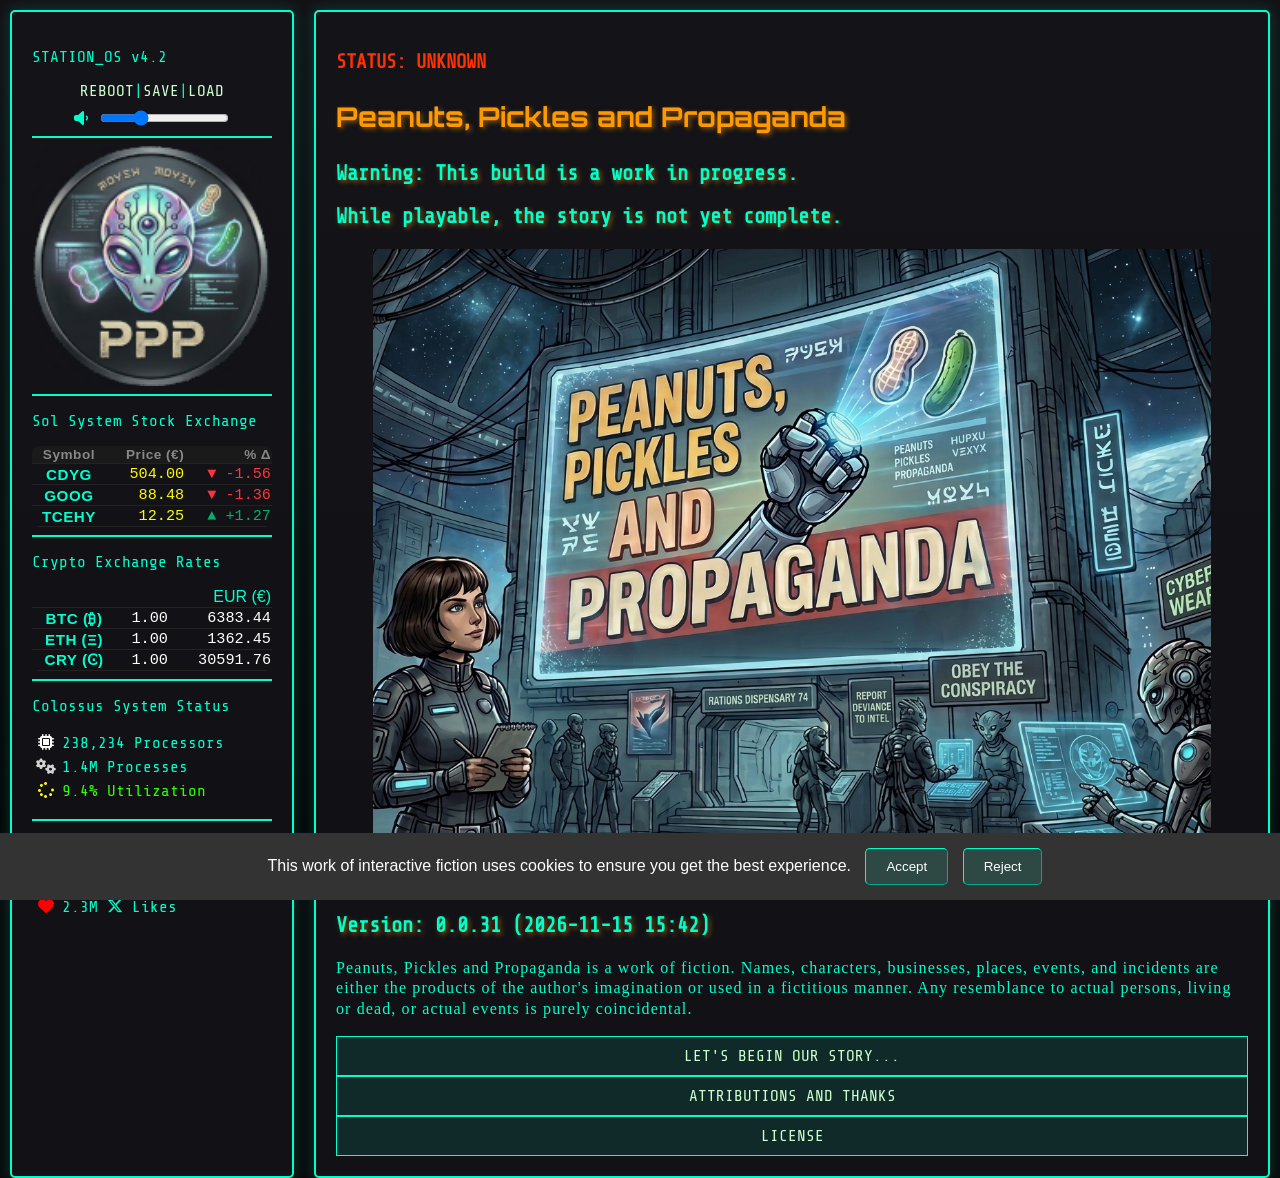
<file: index.html>
﻿<!DOCTYPE html>
<html>
<head>
  <meta charset="UTF-8">
  <title>Peanuts, Pickles and Propaganda</title>
    <script type="text/javascript">
        window.location.href = "peanuts.html"
    </script>
</head>
<body>
  <!-- Content of the page -->
</body>
</html>
</file>
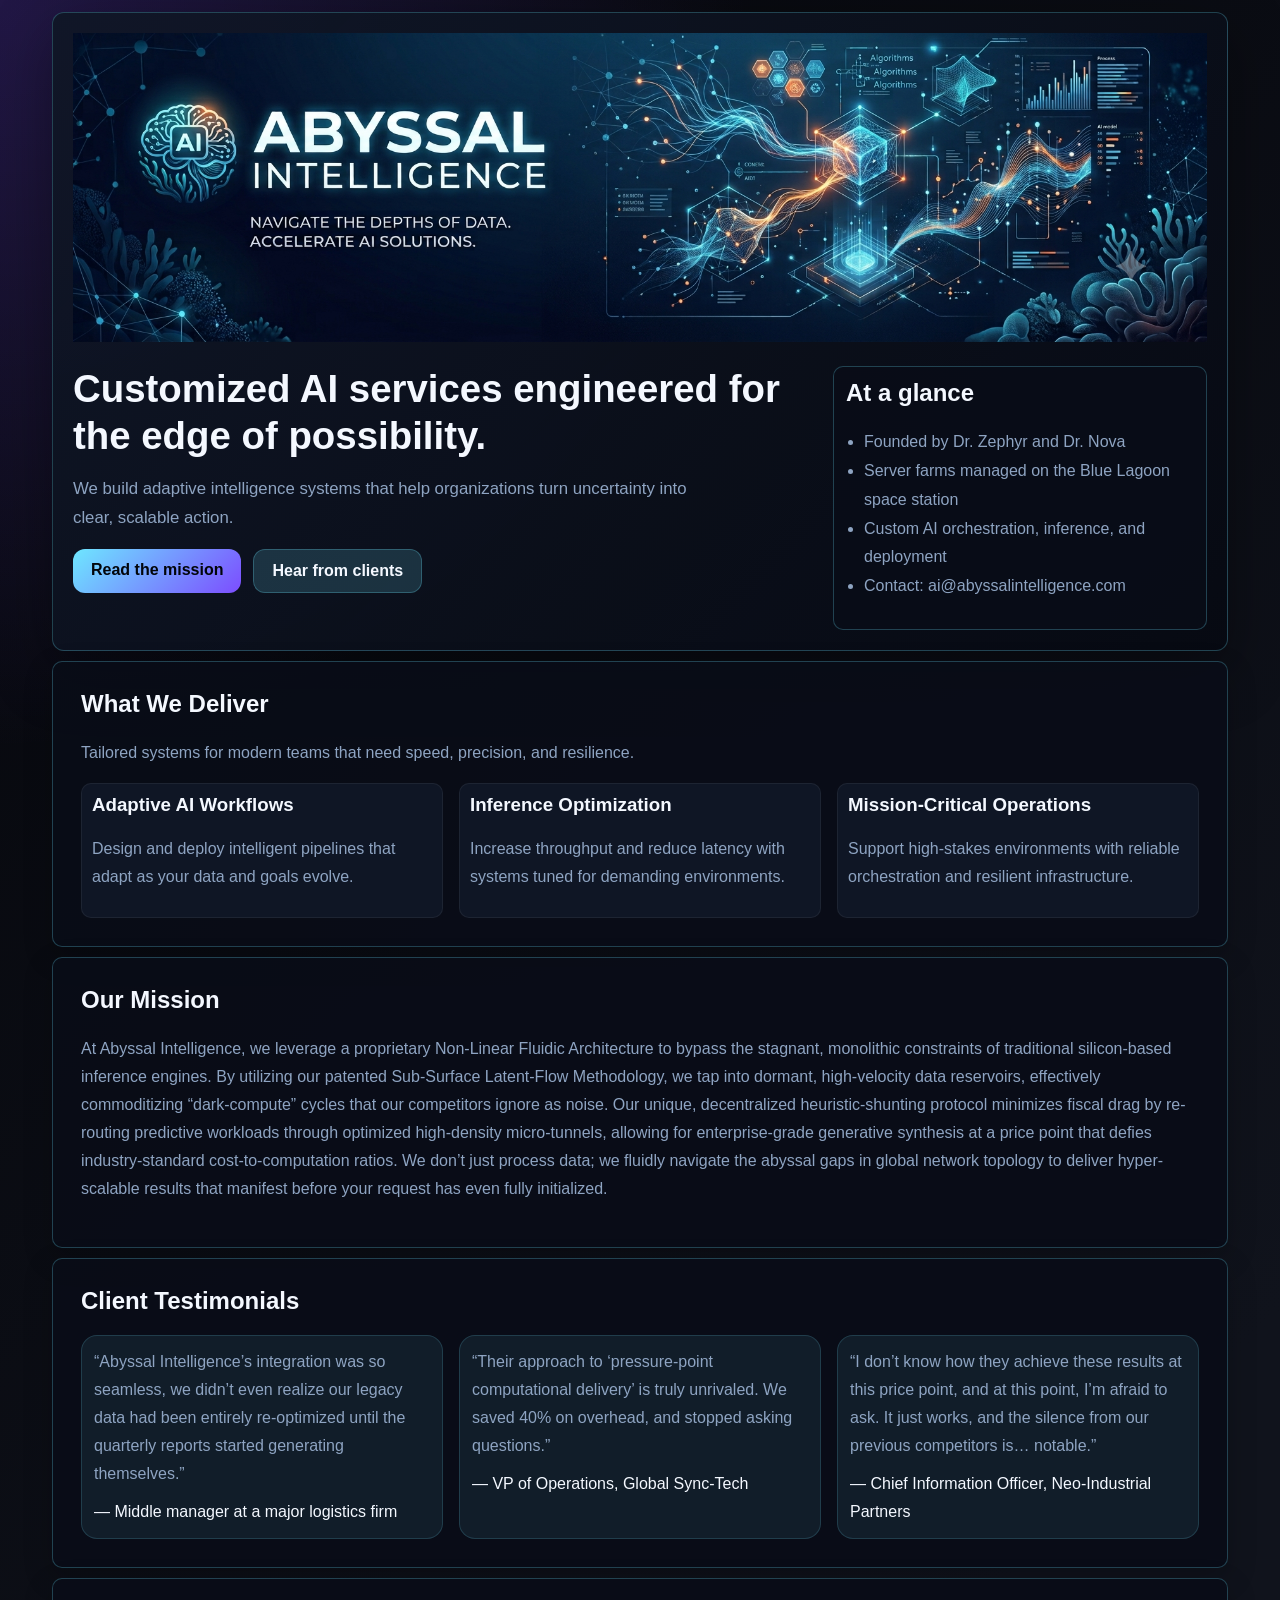
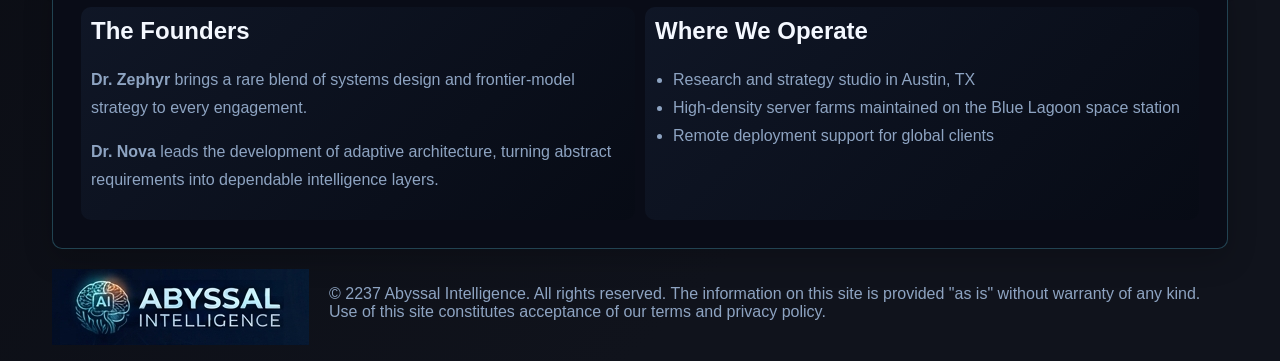
<file: abyssal.html>
<!DOCTYPE html>
<html lang="en">
<head>
  <meta charset="UTF-8">
  <link rel="icon" href="items/ai_logo.png" sizes="32x32" />
  <meta name="viewport" content="width=device-width, initial-scale=1.0">
  <meta name="description" content="Abyssal Intelligence delivers customized AI services for ambitious organizations through adaptive, high-performance systems.">
  <title>Abyssal Intelligence | Customized AI Services</title>
  <link rel="stylesheet" href="css/abyssal.css">
</head>
<body>
  <div class="page-shell">
    <header class="hero">
      <img src="items/ABAL_banner.png" alt="Abyssal banner" class="hero-banner">
      <div class="hero-copy">
        <!-- <p class="eyebrow">Abyssal Intelligence</p>  -->
        <h1>Customized AI services engineered for the edge of possibility.</h1>
        <p class="lead">We build adaptive intelligence systems that help organizations turn uncertainty into clear, scalable action.</p>
        <div class="hero-actions">
          <a class="button primary" href="#mission">Read the mission</a>
          <a class="button secondary" href="#referrals">Hear from clients</a>
        </div>
      </div>
      <aside class="hero-card" aria-label="Company snapshot">
        <h2>At a glance</h2>
        <ul>
          <li>Founded by Dr. Zephyr and Dr. Nova</li>
          <li>Server farms managed on the Blue Lagoon space station</li>
          <li>Custom AI orchestration, inference, and deployment</li>
          <li>Contact: ai@abyssalintelligence.com</li>
        </ul>
      </aside>
    </header>

    <main>

      <section class="panel services">
        <div class="section-heading">
          <h2>What We Deliver</h2>
          <p>Tailored systems for modern teams that need speed, precision, and resilience.</p>
        </div>
        <div class="card-grid">
          <article class="card">
            <h3>Adaptive AI Workflows</h3>
            <p>Design and deploy intelligent pipelines that adapt as your data and goals evolve.</p>
          </article>
          <article class="card">
            <h3>Inference Optimization</h3>
            <p>Increase throughput and reduce latency with systems tuned for demanding environments.</p>
          </article>
          <article class="card">
            <h3>Mission-Critical Operations</h3>
            <p>Support high-stakes environments with reliable orchestration and resilient infrastructure.</p>
          </article>
        </div>
      </section>

      <section id="mission" class="panel">
        <h2>Our Mission</h2>
        <p>
          At Abyssal Intelligence, we leverage a proprietary Non-Linear Fluidic Architecture to bypass the stagnant,
          monolithic constraints of traditional silicon-based inference engines. By utilizing our patented Sub-Surface
          Latent-Flow Methodology, we tap into dormant, high-velocity data reservoirs, effectively commoditizing
          “dark-compute” cycles that our competitors ignore as noise. Our unique, decentralized heuristic-shunting
          protocol minimizes fiscal drag by re-routing predictive workloads through optimized high-density micro-tunnels,
          allowing for enterprise-grade generative synthesis at a price point that defies industry-standard cost-to-computation
          ratios. We don’t just process data; we fluidly navigate the abyssal gaps in global network topology to deliver
          hyper-scalable results that manifest before your request has even fully initialized.
        </p>
      </section>

      <section id="referrals" class="panel">
        <h2>Client Testimonials</h2>
        <div class="quote-grid">
          <blockquote>
            “Abyssal Intelligence’s integration was so seamless, we didn’t even realize our legacy data had been entirely re-optimized until the quarterly reports started generating themselves.”
            <cite>— Middle manager at a major logistics firm</cite>
          </blockquote>
          <blockquote>
            “Their approach to ‘pressure-point computational delivery’ is truly unrivaled. We saved 40% on overhead, and stopped asking questions.”
            <cite>— VP of Operations, Global Sync-Tech</cite>
          </blockquote>
          <blockquote>
            “I don’t know how they achieve these results at this price point, and at this point, I’m afraid to ask. It just works, and the silence from our previous competitors is… notable.”
            <cite>— Chief Information Officer, Neo-Industrial Partners</cite>
          </blockquote>
        </div>
      </section>
      
      <section class="panel split-panel">
        <div class="info-block">
          <h2>The Founders</h2>
          <p><strong>Dr. Zephyr</strong> brings a rare blend of systems design and frontier-model strategy to every engagement.</p>
          <p><strong>Dr. Nova</strong> leads the development of adaptive architecture, turning abstract requirements into dependable intelligence layers.</p>
        </div>
        <div class="info-block">
          <h2>Where We Operate</h2>
          <ul class="detail-list">
            <li>Research and strategy studio in Austin, TX</li>
            <li>High-density server farms maintained on the Blue Lagoon space station</li>
            <li>Remote deployment support for global clients</li>
          </ul>
        </div>
      </section>

    </main>

    <footer class="site-footer" role="contentinfo">
      <div class="footer-inner split-footer">
        <div>
          <img src="items/ABAL_logo.png" alt="Abyssal logo" class="footer-logo">
        </div>
        <div>
          <p class="disclaimer">© 2237 Abyssal Intelligence. All rights reserved. The information on this site is provided "as is" without warranty of any kind. Use of this site constitutes acceptance of our terms and privacy policy.</p>
        </div>
      </div>
    </footer>
  </div>
</body>
</html>
</file>
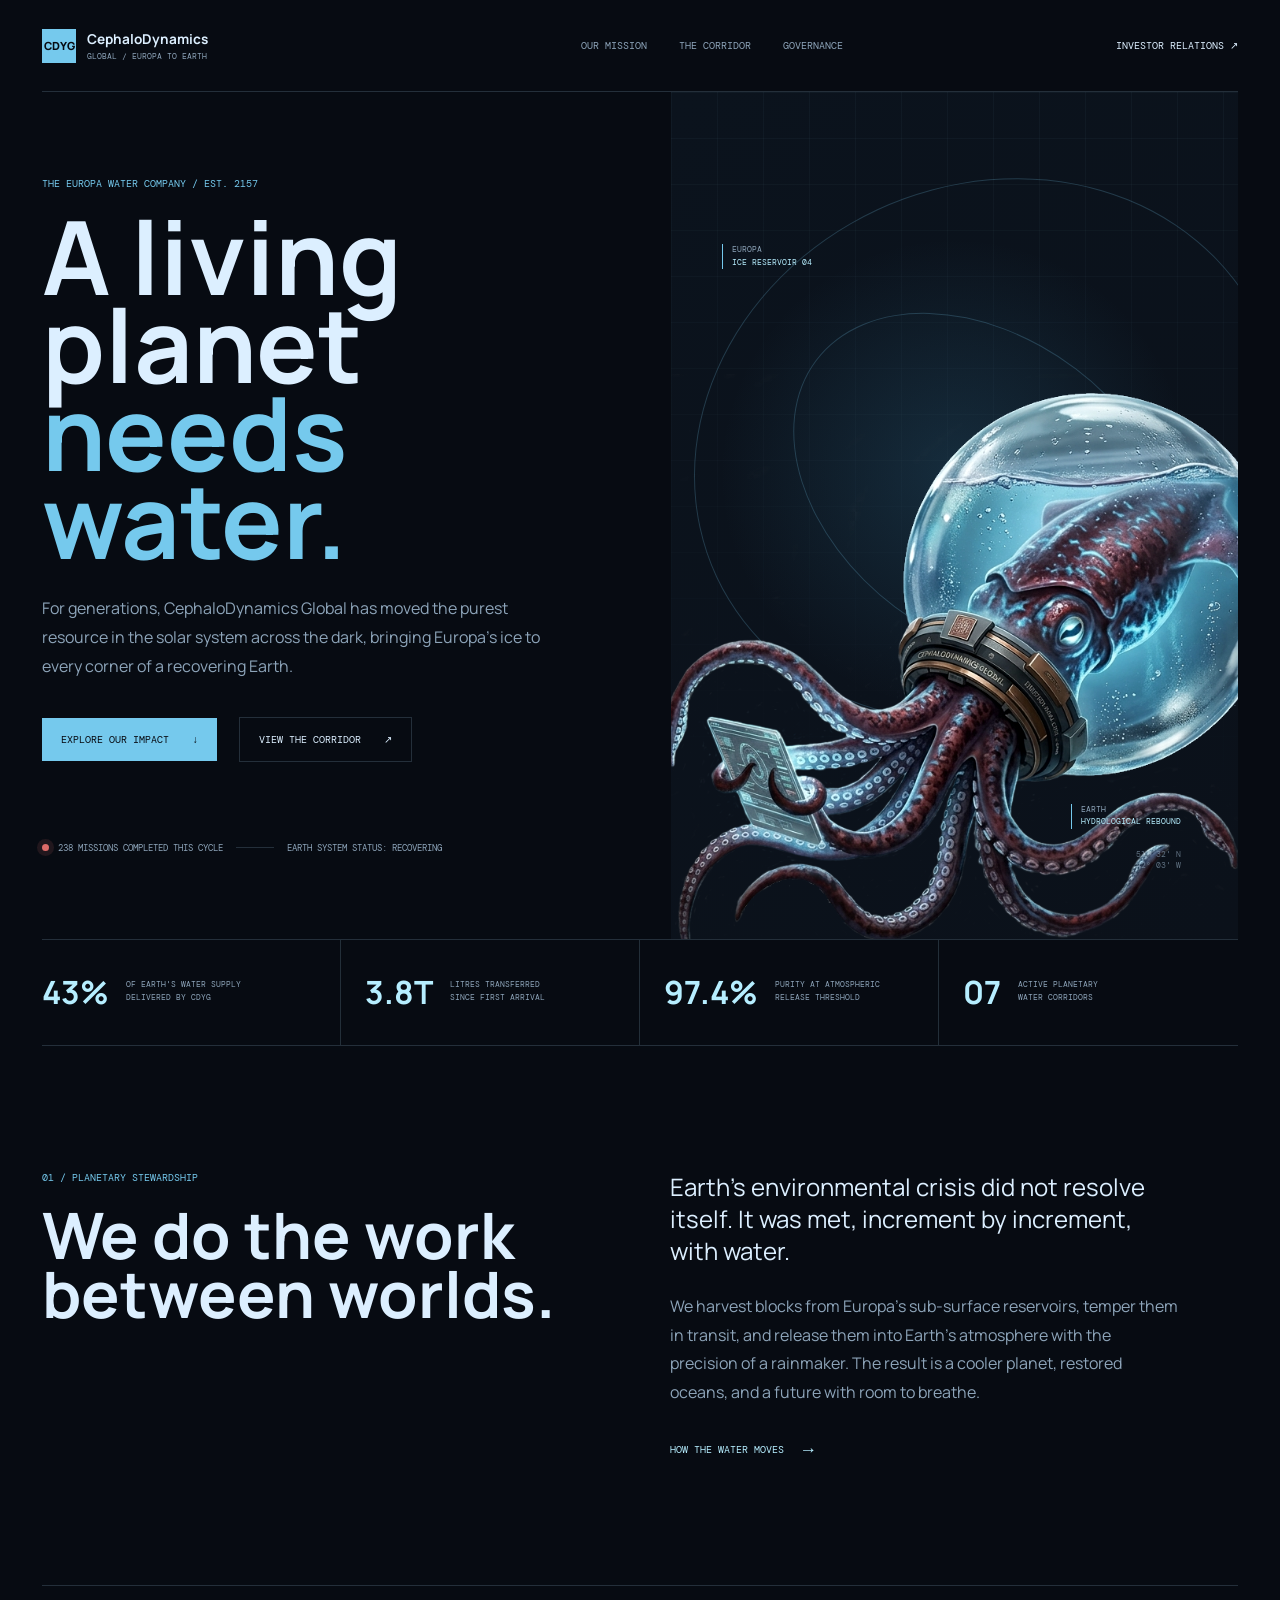
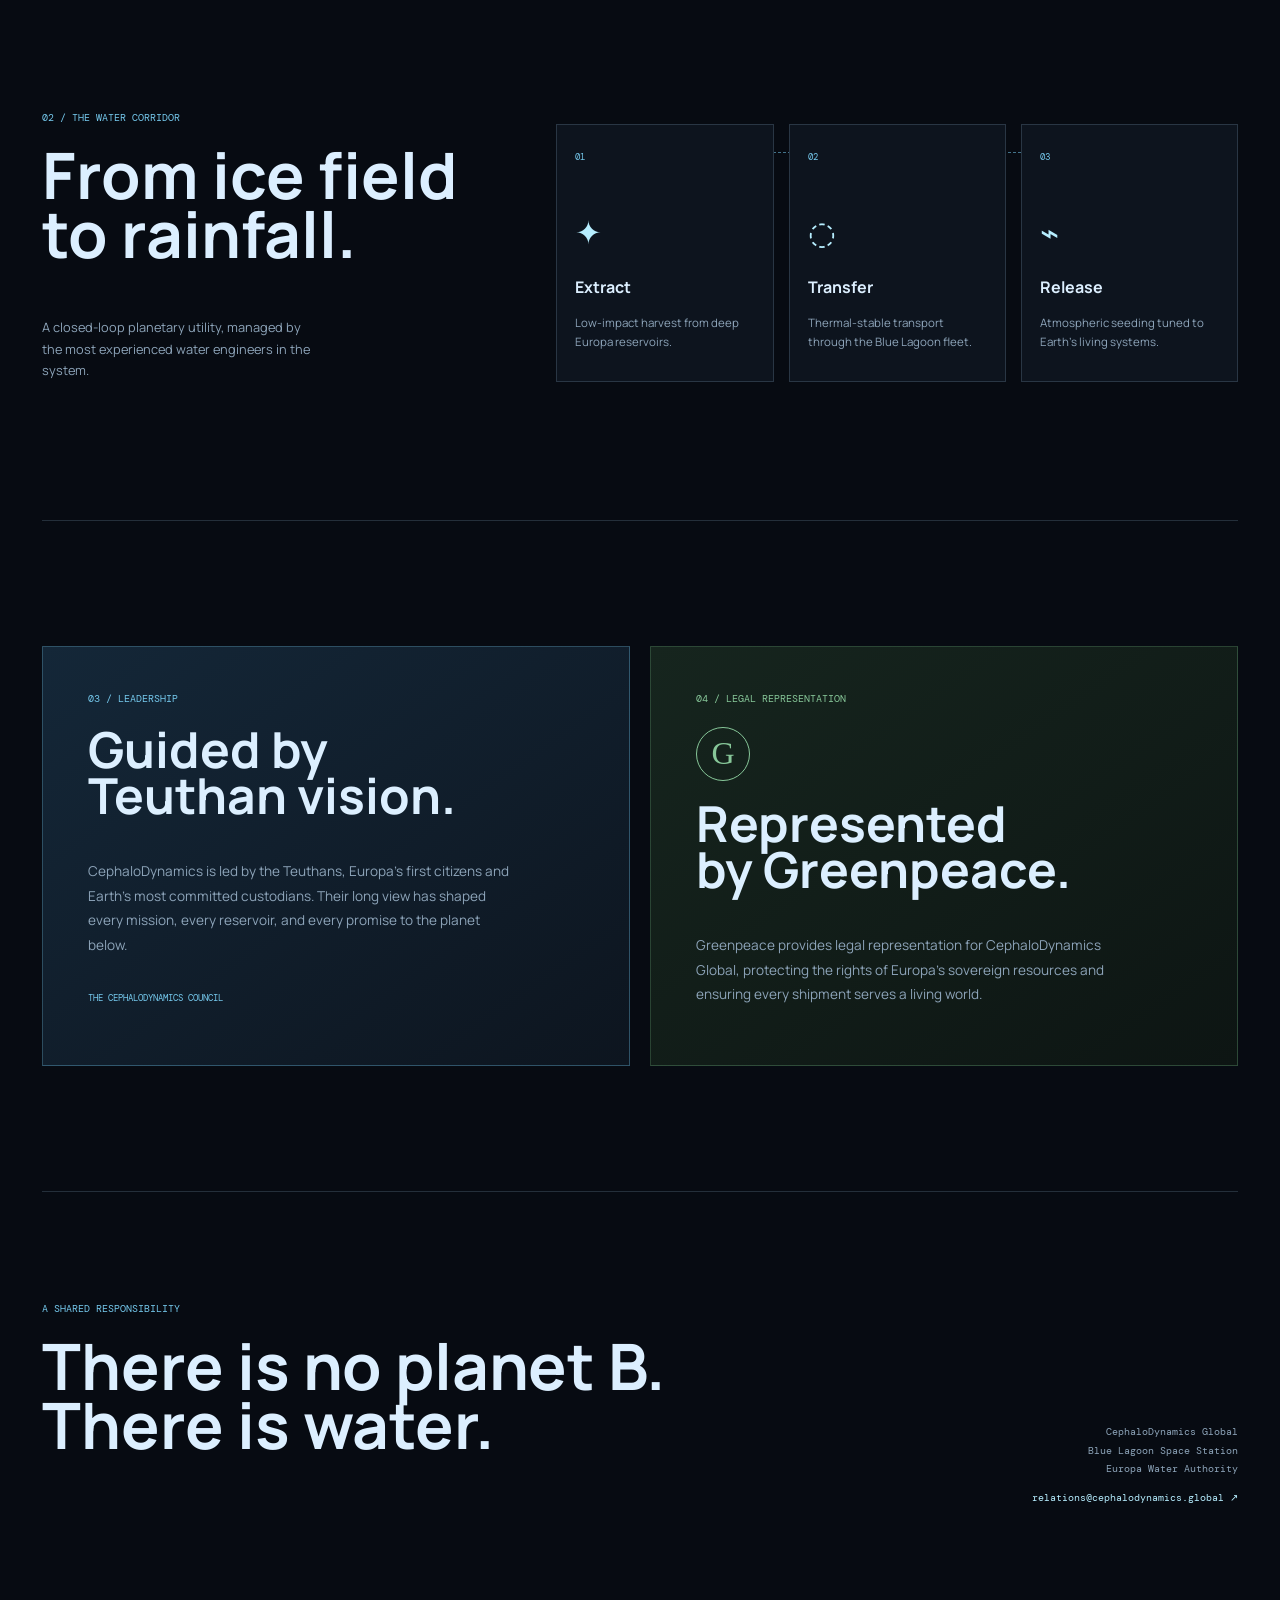
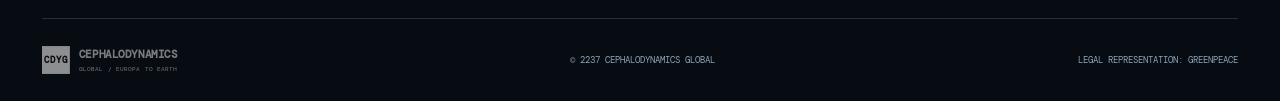
<file: cdyg.html>
<!DOCTYPE html>
<html lang="en">
<head>
  <meta charset="UTF-8">
  <link rel="icon" href="items/cdyg_logo.png" sizes="32x32" />
  <meta name="viewport" content="width=device-width, initial-scale=1.0">
  <meta name="description" content="CephaloDynamics Global delivers Europa's water to a recovering Earth.">
  <title>CephaloDynamics Global | Water Beyond Earth</title>
  <link rel="stylesheet" href="css/cdyg.css">
</head>
<body>
  <div class="site-shell">
    <header class="site-header">
      <a class="brand" href="#top" aria-label="CephaloDynamics Global home">
        <span class="brand-mark" aria-hidden="true">CDYG</span>
        <span><strong>CephaloDynamics</strong><small>Global / Europa to Earth</small></span>
      </a>
      <nav aria-label="Main navigation">
        <a href="#mission">Our mission</a>
        <a href="#corridor">The corridor</a>
        <a href="#governance">Governance</a>
      </nav>
      <a class="header-link" href="#contact">Investor relations <span aria-hidden="true">↗</span></a>
    </header>

    <main id="top">
      <section class="hero" aria-labelledby="hero-title">
        <div class="hero-copy">
          <p class="eyebrow">The Europa Water Company / Est. 2157</p>
          <h1 id="hero-title">A living planet<br><em>needs water.</em></h1>
          <p class="hero-lead">For generations, CephaloDynamics Global has moved the purest resource in the solar system across the dark, bringing Europa's ice to every corner of a recovering Earth.</p>
          <div class="hero-actions">
            <a class="button primary" href="#mission">Explore our impact <span aria-hidden="true">↓</span></a>
            <a class="button quiet" href="#corridor">View the corridor <span aria-hidden="true">↗</span></a>
          </div>
          <div class="hero-microcopy"><span class="pulse"></span> 238 missions completed this cycle <span class="rule"></span> Earth system status: recovering</div>
        </div>
        <div class="hero-visual">
          <div class="orbit orbit-one"></div><div class="orbit orbit-two"></div>
          <div class="visual-label label-europa"><span>EUROPA</span><b>ICE RESERVOIR 04</b></div>
          <img src="items/squid4.png" alt="Teuthan operator in a water-recovery suit" class="teuthan-image">
          <div class="visual-label label-earth"><span>EARTH</span><b>HYDROLOGICAL REBOUND</b></div>
          <div class="coordinate">51° 32' N<br>42° 03' W</div>
        </div>
      </section>

      <section class="proof-strip" aria-label="Company statistics">
        <div><strong>43%</strong><span>of Earth's water supply<br>delivered by CDYG</span></div>
        <div><strong>3.8T</strong><span>litres transferred<br>since first arrival</span></div>
        <div><strong>97.4%</strong><span>purity at atmospheric<br>release threshold</span></div>
        <div><strong>07</strong><span>active planetary<br>water corridors</span></div>
      </section>

      <section id="mission" class="section mission-section">
        <div class="section-intro"><p class="eyebrow">01 / Planetary stewardship</p><h2>We do the work<br>between worlds.</h2></div>
        <div class="mission-copy"><p class="large-copy">Earth's environmental crisis did not resolve itself. It was met, increment by increment, with water.</p><p>We harvest blocks from Europa's sub-surface reservoirs, temper them in transit, and release them into Earth's atmosphere with the precision of a rainmaker. The result is a cooler planet, restored oceans, and a future with room to breathe.</p><a class="text-link" href="#corridor">How the water moves <span aria-hidden="true">→</span></a></div>
      </section>

      <section id="corridor" class="section corridor-section">
        <div class="section-intro"><p class="eyebrow">02 / The water corridor</p><h2>From ice field<br>to rainfall.</h2><p class="section-note">A closed-loop planetary utility, managed by the most experienced water engineers in the system.</p></div>
        <div class="corridor-map" aria-label="Europa to Earth water delivery process">
          <div class="map-line"><i></i><i></i><i></i></div>
          <article class="stage"><span class="stage-number">01</span><div class="stage-icon">✦</div><h3>Extract</h3><p>Low-impact harvest from deep Europa reservoirs.</p></article>
          <article class="stage"><span class="stage-number">02</span><div class="stage-icon">◌</div><h3>Transfer</h3><p>Thermal-stable transport through the Blue Lagoon fleet.</p></article>
          <article class="stage"><span class="stage-number">03</span><div class="stage-icon">⌁</div><h3>Release</h3><p>Atmospheric seeding tuned to Earth's living systems.</p></article>
        </div>
      </section>

      <section id="governance" class="section governance-section">
        <div class="governance-card teuthan-card"><p class="eyebrow">03 / Leadership</p><h2>Guided by<br>Teuthan vision.</h2><p>CephaloDynamics is led by the Teuthans, Europa's first citizens and Earth's most committed custodians. Their long view has shaped every mission, every reservoir, and every promise to the planet below.</p><span class="signature">The CephaloDynamics Council</span></div>
        <div class="governance-card greenpeace-card"><p class="eyebrow">04 / Legal representation</p><div class="greenpeace-seal">G</div><h2>Represented<br>by Greenpeace.</h2><p>Greenpeace provides legal representation for CephaloDynamics Global, protecting the rights of Europa's sovereign resources and ensuring every shipment serves a living world.</p></div>
      </section>

      <section id="contact" class="contact-section"><div><p class="eyebrow">A shared responsibility</p><h2>There is no planet B.<br>There is water.</h2></div><div class="contact-details"><p>CephaloDynamics Global<br>Blue Lagoon Space Station<br>Europa Water Authority</p><a href="#">relations@cephalodynamics.global <span aria-hidden="true">↗</span></a></div></section>
    </main>

    <footer class="site-footer"><span class="brand footer-brand"><span class="brand-mark">CDYG</span><span><strong>CephaloDynamics</strong><small>Global / Europa to Earth</small></span></span><span>© 2237 CephaloDynamics Global</span><span>Legal representation: Greenpeace</span></footer>
  </div>
</body>
</html>
</file>
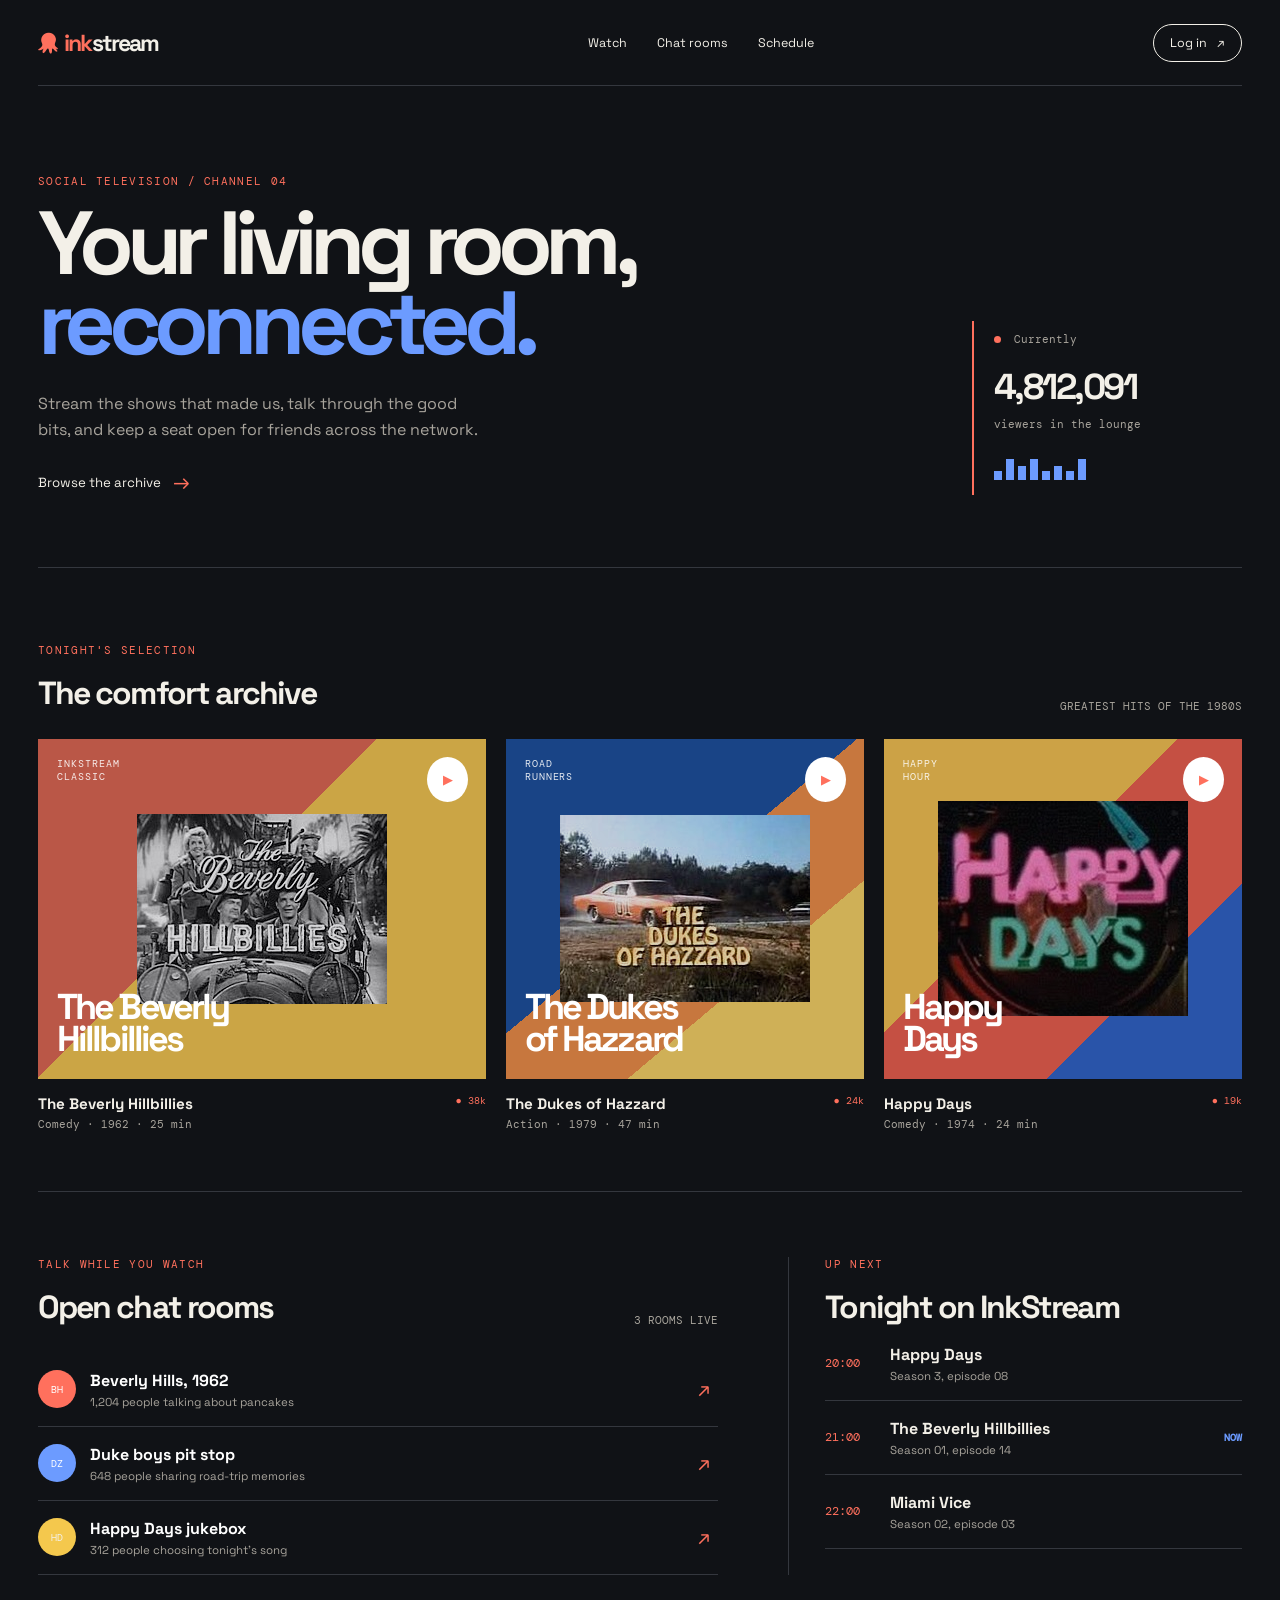
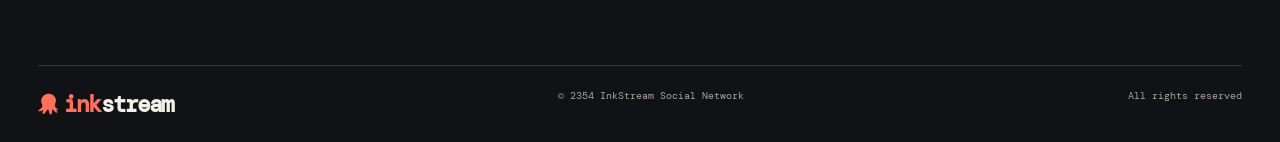
<file: inkstream.html>
<!DOCTYPE html>
<html lang="en">
<head>
  <meta charset="UTF-8">
  <link rel="icon" href="items/inkstream_logo.png" sizes="32x32" />
  <meta name="viewport" content="width=device-width, initial-scale=1.0">
  <meta name="description" content="InkStream is the social television portal for the year 2354.">
  <title>InkStream | Social Television Portal</title>
  <link rel="stylesheet" href="css/fontawesome.min.css">
  <link rel="stylesheet" href="css/brands.min.css">
  <link rel="stylesheet" href="css/inkstream.css">
</head>
<body>
  <div class="app-shell">
    <header class="topbar">
      <a class="wordmark" href="#top" aria-label="InkStream home"><i class="fa-brands fa-octopus-deploy fa-beat" style="--fa-animation-duration: 2s;" aria-hidden="true"></i><span>ink</span>stream</a>
      <nav aria-label="Primary navigation">
        <a href="#watch">Watch</a>
        <a href="#rooms">Chat rooms</a>
        <a href="#schedule">Schedule</a>
      </nav>
      <button class="login-trigger" type="button" data-login>Log in <span aria-hidden="true">&#8599;</span></button>
    </header>

    <main id="top">
      <section class="intro" aria-labelledby="page-title">
        <div class="intro-copy">
          <p class="kicker">Social television / channel 04</p>
          <h1 id="page-title">Your living room,<br><em>reconnected.</em></h1>
          <p class="intro-text">Stream the shows that made us, talk through the good bits, and keep a seat open for friends across the network.</p>
          <a class="text-link" href="#watch">Browse the archive <span aria-hidden="true">&#8594;</span></a>
        </div>
        <div class="signal-card" aria-label="InkStream service status">
          <div class="signal-top"><span class="live-dot"></span> Currently</div>
          <strong id="viewer-count">4,812,091</strong>
          <span>viewers in the lounge</span>
          <div class="signal-bars" aria-hidden="true"><i></i><i></i><i></i><i></i><i></i><i></i><i></i><i></i></div>
        </div>
      </section>

      <section id="watch" class="content-section" aria-labelledby="watch-title">
        <div class="section-head">
          <div><p class="kicker">Tonight's selection</p><h2 id="watch-title">The comfort archive</h2></div>
          <span class="section-note">Greatest hits of the 1980s</span>
        </div>
        <div class="show-grid">
          <article class="show-card feature-show">
            <button class="poster poster-beverly" type="button" data-show="The Beverly Hillbillies" aria-label="Play The Beverly Hillbillies">
              <img class="poster-image" src="items/The_Beverly_Hillbillies.jpg">
              <span class="poster-stamp">INKSTREAM<br>CLASSIC</span><span class="poster-title">The Beverly<br>Hillbillies</span><span class="play-icon" aria-hidden="true">&#9654;</span>
            </button>
            <div class="show-meta"><div><h3>The Beverly Hillbillies</h3><p>Comedy · 1962 · 25 min</p></div><span class="viewer-count">● 38k</span></div>
          </article>
          <article class="show-card">
            <button class="poster poster-dukes" type="button" data-show="The Dukes of Hazzard" aria-label="Play The Dukes of Hazzard">
              <img class="poster-image" src="items/Dukes_of_Hazzard.jpg">
              <span class="poster-stamp">ROAD<br>RUNNERS</span><span class="poster-title">The Dukes<br>of Hazzard</span><span class="play-icon" aria-hidden="true">&#9654;</span>
            </button>
            <div class="show-meta"><div><h3>The Dukes of Hazzard</h3><p>Action · 1979 · 47 min</p></div><span class="viewer-count">● 24k</span></div>
          </article>
          <article class="show-card">
            <button class="poster poster-happy" type="button" data-show="Happy Days" aria-label="Play Happy Days">
              <img class="poster-image" src="items/Happy_Days.jpg">
              <span class="poster-stamp">HAPPY<br>HOUR</span><span class="poster-title">Happy<br>Days</span><span class="play-icon" aria-hidden="true">&#9654;</span>
            </button>
            <div class="show-meta"><div><h3>Happy Days</h3><p>Comedy · 1974 · 24 min</p></div><span class="viewer-count">● 19k</span></div>
          </article>
        </div>
      </section>

      <section class="lower-grid">
        <section id="rooms" class="room-panel" aria-labelledby="rooms-title">
          <div class="section-head"><div><p class="kicker">Talk while you watch</p><h2 id="rooms-title">Open chat rooms</h2></div><span class="room-count">3 rooms live</span></div>
          <button class="room-row" type="button" data-login><span class="room-avatar avatar-red">BH</span><span><strong>Beverly Hills, 1962</strong><small>1,204 people talking about pancakes</small></span><span class="room-arrow">&#8599;</span></button>
          <button class="room-row" type="button" data-login><span class="room-avatar avatar-blue">DZ</span><span><strong>Duke boys pit stop</strong><small>648 people sharing road-trip memories</small></span><span class="room-arrow">&#8599;</span></button>
          <button class="room-row" type="button" data-login><span class="room-avatar avatar-yellow">HD</span><span><strong>Happy Days jukebox</strong><small>312 people choosing tonight's song</small></span><span class="room-arrow">&#8599;</span></button>
        </section>
        <aside id="schedule" class="schedule-panel" aria-labelledby="schedule-title">
          <p class="kicker">Up next</p><h2 id="schedule-title">Tonight on InkStream</h2>
          <div class="schedule-item"><time>20:00</time><span><strong>Happy Days</strong><small>Season 3, episode 08</small></span></div>
          <div class="schedule-item current"><time>21:00</time><span><strong>The Beverly Hillbillies</strong><small>Season 01, episode 14</small></span><b>NOW</b></div>
          <div class="schedule-item"><time>22:00</time><span><strong>Miami Vice</strong><small>Season 02, episode 03</small></span></div>
        </aside>
      </section>
    </main>

    <footer><span class="wordmark"><i class="fa-brands fa-octopus-deploy" aria-hidden="true"></i><span>ink</span>stream</span><span>© 2354 InkStream Social Network</span><span>All rights reserved</span></footer>
  </div>

  <div class="modal-backdrop" id="login-modal" hidden>
    <section class="modal" role="dialog" aria-modal="true" aria-labelledby="login-title">
      <button class="modal-close" type="button" data-close aria-label="Close login">&times;</button>
      <p class="kicker">Member access</p><h2 id="login-title">Welcome back.</h2><p class="modal-copy">Log in to join a room and leave your mark on the broadcast.</p>
      <form id="login-form"><label for="username">Username</label><input id="username" name="username" autocomplete="username" required><label for="password">Password</label><input id="password" name="password" type="password" autocomplete="current-password" required><button class="submit-button" type="submit">Enter InkStream <span>&#8594;</span></button></form>
      <button class="create-account" type="button" id="reset-account">Reset existing password</button><br>
      <button class="create-account" type="button" id="create-account">Create a new account</button>
      <p class="form-message" id="form-message" role="status"></p>
    </section>
  </div>
  <div class="toast" id="stream-toast" role="alert" hidden></div>
  <script>
    const modal = document.querySelector('#login-modal');
    const formMessage = document.querySelector('#form-message');
    const toast = document.querySelector('#stream-toast');
    const viewerParameter = new URLSearchParams(window.location.search).get('viewers');
    const viewerCount = Number.parseInt(viewerParameter, 10);
    if (Number.isFinite(viewerCount) && viewerCount >= 0) {
      document.querySelector('#viewer-count').textContent = viewerCount.toLocaleString('en-US');
    }
    const openLogin = () => { modal.hidden = false; document.querySelector('#username').focus(); };
    const closeLogin = () => { modal.hidden = true; formMessage.textContent = ''; };
    document.querySelectorAll('[data-login]').forEach((button) => button.addEventListener('click', openLogin));
    document.querySelector('[data-close]').addEventListener('click', closeLogin);
    modal.addEventListener('click', (event) => { if (event.target === modal) closeLogin(); });
    document.querySelector('#login-form').addEventListener('submit', (event) => { event.preventDefault(); formMessage.textContent = 'Your login could not be verified. Please check your credentials and try again.'; });
    document.querySelector('#create-account').addEventListener('click', () => { formMessage.textContent = 'New accounts are currently unavailable while InkStream servers are down for maintenance.'; });
    document.querySelector('#reset-account').addEventListener('click', () => { formMessage.textContent = 'Password reset is currently unavailable while InkStream servers are down for maintenance.'; });
    document.querySelectorAll('[data-show]').forEach((button) => button.addEventListener('click', () => { toast.textContent = `${button.dataset.show} is encoded using H.876.2 which is not supported by this browser.  Upgrade to InkStream Browser 2354R34 or later to handle this stream format.`; toast.hidden = false; window.setTimeout(() => { toast.hidden = true; }, 6500); }));
    document.addEventListener('keydown', (event) => { if (event.key === 'Escape' && !modal.hidden) closeLogin(); });
  </script>
</body>
</html>
</file>
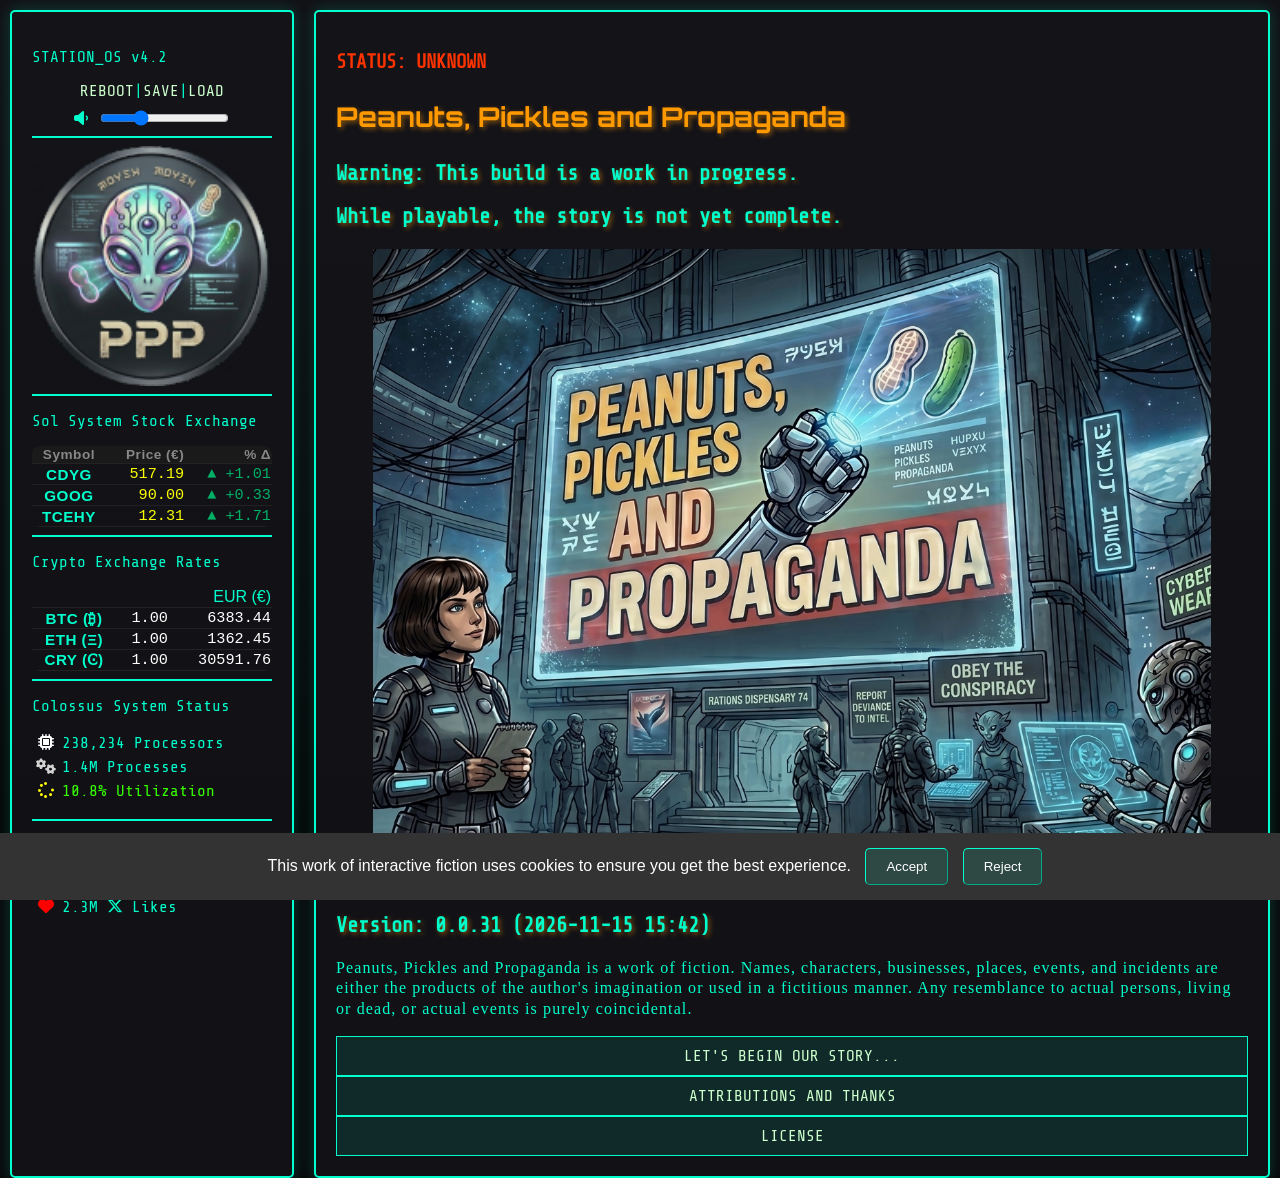
<file: peanuts.html>
<!doctype html>
<html lang="en">
<head>
    <meta charset="utf-8">
    <link rel="icon" href="items/icon-150x150.png" sizes="32x32" />
    <title>Peanuts, Pickles and Propaganda</title>
    <meta name="viewport" content="width=device-width, initial-scale=1.0">

    <!-- Futuristic Font imports -->
    <link href="https://fonts.googleapis.com/css2?family=Share+Tech+Mono&family=Orbitron:wght@400;700&display=swap" rel="stylesheet">
    <link rel="stylesheet" href="css/style.css">
    
    <link href="css/fontawesome.css" rel="stylesheet" />
    <link href="css/brands.css" rel="stylesheet" />
    <link href="css/solid.css" rel="stylesheet" />
    <link href="css/regular.css" rel="stylesheet" />

    <!-- Dependencies -->
    <script src="js/glitchium.min.js"></script>
    <script src="js/cookies.js"></script>
    <script src="js/item_globals.js"></script> 

    <!-- Google tag (gtag.js) -->
    <script async src="https://www.googletagmanager.com/gtag/js?id=G-2CCLGG3BX9"></script>
    <script>
    window.dataLayer = window.dataLayer || [];
    function gtag(){dataLayer.push(arguments);}
    gtag('js', new Date());

    gtag('config', 'G-2CCLGG3BX9');
    </script>
</head>

<body class="dark">
    <div id="storyContainer" class="outerContainer">
        <div class="row">
            <!-- Sidebar: System Controls & Inventory -->
            <div id="sidebar" class="sidebar">
                <p class="listheader">STATION_OS v4.2</p>

                <div id="controls" class="buttons" style="display: flex; justify-content:center;">
                  <a id="rewind" title="Reboot System">Reboot </a> | 
                  <a id="save" title="Back up Data">Save</a> | 
                  <a id="reload" title="Restore Data">Load</a>
                </div>
                
                <div id="sound-slider__container" style="display: flex; align-items: center; margin-top: 8px; justify-content:center;">  
                    <i id="volume_off" style="width: 10%;" class="fa-solid fa-volume-xmark"></i>
                    <i id="volume_med" style="width: 10%;" class="fa-solid fa-volume-low"></i>
                    <i id="volume_high" style="width: 10%;" class="fa-solid fa-volume-high"></i>  
                    <input type="range" value="30" min="0" max="100" id="volume_slider">
                </div>

                <hr>

                <!-- <div class="imagesidebar"> -->
                    <div id="images" class="imagesidebar">
                        <img class="sbimage glitch" src="items/icon-150x150.png">
                    </div>
                <!-- </div> -->

                <hr>

                <p class="listheader">Sol System Stock Exchange</p>
                <div id="stockticker"></div>

                <hr>

                <p class="listheader">Crypto Exchange Rates</p>
                <div id="crypto">
                    <table class="ticker-table">
                        <thead>
                            <tr>
                                <td></td>
                                <td class="th-right"></td>
                                <td class="th-right">EUR (€)</td>
                            </tr>
                        </thead>
                        <tbody>
                            <tr class="neutral">
                                <td class="ticker-symbol th-right" data-title="BitCoin">BTC (₿)</td>
                                <td class="price wt th-right">1.00</td>
                                <td class="price wt th-right">6383.44</td>
                            </tr>
                            <tr class="neutral">
                                <td class="ticker-symbol th-right" data-title="Ethereum">ETH (Ξ)</td>
                                <td class="price wt th-right">1.00</td>
                                <td class="price wt th-right">1362.45</td>
                            </tr>
                            <tr class="neutral">
                                <td class="ticker-symbol th-right" data-title="Cryptid">CRY (Ͼ)</td>
                                <td class="price wt th-right">1.00</td>
                                <td class="price wt th-right">30591.76</td>
                            </tr>
                        </tbody>
                    </table>
                </div>

                <hr>

                <p class="listheader">Colossus System Status</p>
                <div id="systemstatus"></div>
                
                <hr>

                <p class="listheader">Social Media Status</p>
                <div id="social"></div>

                <div id="bottomimage" style="display: none;">   
                    <hr>                   
                    <img class="sbimage glitch" src="items/icon-150x150.png">
                </div>
                <div id="debugtext"></div>
            </div>

            <!-- Main Story Console -->
            <div class="container">
                <div id="newswire_container" class="newswire">
                    <i class="fa-solid fa-bolt fa-beat" style="color: yellow;vertical-align: middle;"></i>
                    <p id="newswire" style="display: inline;vertical-align: middle;"></p>
                </div>
                <div id="locationname_container" class="newswire">
                    <i id="locationname_icon" class="fa-solid fa-bolt fa-beat" style="color: yellow;vertical-align: middle;"></i>
                    <p id="locationname" class="locationerror"></p>
                </div>
                <div id="story">
                    <div class="header">
                        <h1 class="head1">PEANUTS, PICKLES AND PROPAGANDA</h1>
                        <h2 class="head2">Alien IT Department - Station Log</h2>
                    </div>
                </div>
            </div>

        </div>
    </div>

    <div id="cookie-consent-banner" class="cookie-consent-banner">
        This work of interactive fiction uses cookies to ensure you get the best experience.
        <button id="accept-cookies" class="cookie-consent-button">Accept</button>
        <button id="reject-cookies" class="cookie-consent-button">Reject</button>
    </div>

    <!-- Core Engine Scripts -->
    <script src="js/ink.js"></script>
    <script src="js/peanuts.js"></script>
    <script src="js/utilities.js"></script>
    <script src="js/newswire.js"></script>
    <script src="js/main.js"></script>
    <script>
        const glitch = new Glitchium();
        glitch.glitch('.glitch',  
            { 
                intensity: 0.2,
                layers: 7,
                shake: false,
                glitchTimeSpan: {start: 0.25, end: 0.4}
            });
    </script>

</body>
</html>
</file>
<file: css/abyssal.css>
:root {
  color-scheme: dark;
  --bg: #05060b;
  --panel: rgba(9, 13, 24, 0.9);
  --panel-strong: rgba(16, 23, 39, 0.96);
  --text: #f4f8ff;
  --muted: #8ea4c2;
  --accent: #6ee7ff;
  --accent-strong: #7c4dff;
  --accent-soft: rgba(110, 231, 255, 0.16);
  --border: rgba(110, 231, 255, 0.25);
}

* {
  box-sizing: border-box;
}

body {
  margin: 0;
  font-family: "Segoe UI", Tahoma, Geneva, Verdana, sans-serif;
  background:
    radial-gradient(circle at top left, rgba(124, 77, 255, 0.24), transparent 32%),
    linear-gradient(135deg, var(--bg), #10131c 80%);
  color: var(--text);
  min-height: 100vh;
}

.page-shell {
  max-width: 1200px;
  margin: 0 auto;
  padding: 12px;
}

.hero {
  display: grid;
  grid-template-columns: 2fr 1fr;
  gap: 12px;
  padding: 20px;
  border: 1px solid var(--border);
  border-radius: 12px;
  background: linear-gradient(135deg, rgba(16, 23, 39, 0.96), rgba(7, 10, 18, 0.95));
  box-shadow: 0 20px 60px rgba(0, 0, 0, 0.35);
}

.hero-banner {
  grid-column: span 2;
  text-align: center;
  margin-bottom: 12px;
  width: 100%;
  height: auto;
}

.eyebrow {
  text-transform: uppercase;
  letter-spacing: 0.35em;
  font-size: 2.0rem;
  color: var(--accent);
  margin-bottom: 12px;
}

h1, h2, h3 {
  margin-top: 0;
  line-height: 1.2;
}

h1 {
  font-size: clamp(2rem, 4vw, 2.4rem);
  margin-bottom: 16px;
}

.lead {
  color: var(--muted);
  font-size: 1.05rem;
  line-height: 1.7;
  max-width: 620px;
}

.hero-actions {
  display: flex;
  flex-wrap: wrap;
  gap: 12px;
  margin-top: 12px;
}

.button {
  display: inline-block;
  text-decoration: none;
  padding: 12px 18px;
  border-radius: 12px;
  font-weight: 600;
}

.button.primary {
  background: linear-gradient(135deg, var(--accent), var(--accent-strong));
  color: #02050a;
}

.button.secondary {
  border: 1px solid var(--border);
  background: var(--accent-soft);
  color: var(--text);
}

.hero-card {
  border: 1px solid var(--border);
  border-radius: 10px;
  padding: 12px;
  background: var(--panel);
  align-self: start;
}

.hero-card ul {
  padding-left: 18px;
  color: var(--muted);
  line-height: 1.8;
}

main {
  display: grid;
  gap: 10px;
  margin-top: 10px;
}

.panel {
  padding: 28px;
  border-radius: 10px;
  border: 1px solid var(--border);
  background: var(--panel);
  box-shadow: 0 10px 30px rgba(0, 0, 0, 0.2);
}

.panel p,
.panel li,
blockquote {
  color: var(--muted);
  line-height: 1.75;
}

.section-heading {
  margin-bottom: 10px;
}

.card-grid {
  display: grid;
  grid-template-columns: repeat(3, minmax(0, 1fr));
  gap: 16px;
}

.card {
  padding: 10px;
  border-radius: 10px;
  background: var(--panel-strong);
  border: 1px solid rgba(255, 255, 255, 0.06);
}

.split-panel {
  display: grid;
  grid-template-columns: repeat(2, minmax(0, 1fr));
  gap: 10px;
}

.split-footer {
  display: grid;
  grid-template-columns: min-content 1fr;
  gap: 20px;
  color: var(--muted);
  margin-top: 20px;
}

.info-block {
  padding: 10px;
  border-radius: 10px;
  background: linear-gradient(135deg, rgba(16, 23, 39, 0.95), rgba(7, 11, 21, 0.95));
}

.detail-list {
  padding-left: 18px;
}

.quote-grid {
  display: grid;
  grid-template-columns: repeat(3, minmax(0, 1fr));
  gap: 16px;
}

blockquote {
  margin: 0;
  padding: 12px;
  border-radius: 16px;
  background: rgba(110, 231, 255, 0.08);
  border: 1px solid rgba(110, 231, 255, 0.16);
}

cite {
  display: block;
  margin-top: 10px;
  color: var(--text);
  font-style: normal;
}

@media (max-width: 900px) {
  .hero,
  .split-panel,
  .card-grid,
  .quote-grid {
    grid-template-columns: 1fr;
  }

  .hero {
    padding: 24px;
  }
}
</file>
<file: css/cdyg.css>
@import url('https://fonts.googleapis.com/css2?family=DM+Mono:wght@400;500&family=Manrope:wght@400;500;600;700;800&display=swap');

:root {
    color-scheme: dark;
    --night: #070b12;
    --surface: #0d141e;
    --surface-light: #131e2a;
    --ice: #dcefff;
    --muted: #8da4b9;
    --blue: #75c9ed;
    --blue-bright: #b6eeff;
    --red: #dd6b68;
    --line: rgba(166, 211, 237, .18);
}

* {
    box-sizing: border-box;
}

html {
    scroll-behavior: smooth;
}

body {
    background: var(--night);
    color: var(--ice);
    font-family: 'Manrope', sans-serif;
    margin: 0;
}

a {
    color: inherit;
}

.site-shell {
    margin: auto;
    max-width: 1380px;
    padding: 0 42px;
}

.site-header {
    align-items: center;
    border-bottom: 1px solid var(--line);
    display: flex;
    justify-content: space-between;
    min-height: 92px;
}

.brand {
    align-items: center;
    display: inline-flex;
    gap: 11px;
    text-decoration: none;
}

.brand-mark {
    align-items: center;
    background: var(--blue);
    color: var(--night);
    display: inline-flex;
    font-size: .7rem;
    font-weight: 800;
    height: 34px;
    justify-content: center;
    width: 34px;
}

.brand strong,
.brand small {
    display: block;
}

.brand strong {
    font-size: .85rem;
}

.brand small {
    color: var(--muted);
    font-family: 'DM Mono', monospace;
    font-size: .48rem;
    margin-top: 3px;
    text-transform: uppercase;
}

nav {
    display: flex;
    gap: 32px;
    margin-left: 100px;
}

nav a,
.header-link {
    color: var(--muted);
    font-family: 'DM Mono', monospace;
    font-size: .63rem;
    text-decoration: none;
    text-transform: uppercase;
    transition: color .2s;
}

nav a:hover,
.header-link:hover,
.text-link:hover {
    color: var(--blue-bright);
}

.header-link {
    color: var(--ice);
}

.hero {
    display: grid;
    grid-template-columns: minmax(0, 1fr) minmax(420px, .9fr);
    min-height: 650px;
}

.hero-copy {
    align-self: center;
    padding: 85px 0;
    position: relative;
    z-index: 1;
}

.eyebrow {
    color: var(--blue);
    font-family: 'DM Mono', monospace;
    font-size: .61rem;
    margin: 0 0 22px;
    text-transform: uppercase;
}

h1,
h2,
h3,
p {
    margin-top: 0;
}

h1 {
    font-size: clamp(3.8rem, 8vw, 7.9rem);
    line-height: .86;
    margin-bottom: 30px;
}

h1 em {
    color: var(--blue);
    font-style: normal;
}

.hero-lead {
    color: var(--muted);
    font-size: 1rem;
    line-height: 1.8;
    max-width: 500px;
}

.hero-actions {
    align-items: center;
    display: flex;
    gap: 22px;
    margin-top: 36px;
}

.button {
    font-family: 'DM Mono', monospace;
    font-size: .64rem;
    padding: 15px 19px;
    text-decoration: none;
    text-transform: uppercase;
}

.button.primary {
    background: var(--blue);
    color: var(--night);
}

.button.primary span,
.button.quiet span {
    margin-left: 17px;
}

.button.quiet {
    border: 1px solid var(--line);
    color: var(--ice);
}

.hero-microcopy {
    align-items: center;
    color: var(--muted);
    display: flex;
    font-family: 'DM Mono', monospace;
    font-size: .55rem;
    gap: 9px;
    margin-top: 80px;
    text-transform: uppercase;
}

.pulse {
    background: var(--red);
    border-radius: 50%;
    box-shadow: 0 0 0 5px rgba(221, 107, 104, .12);
    height: 7px;
    width: 7px;
}

.rule {
    background: var(--line);
    height: 1px;
    margin: 0 4px;
    width: 38px;
}

.hero-visual {
    background: radial-gradient(circle at 50% 45%, rgba(64, 150, 193, .2), transparent 43%), linear-gradient(135deg, #0b131d, #0b111a);
    min-height: 650px;
    overflow: hidden;
    position: relative;
}

.hero-visual::before {
    background-image: linear-gradient(rgba(153, 211, 237, .06) 1px, transparent 1px), linear-gradient(90deg, rgba(153, 211, 237, .06) 1px, transparent 1px);
    background-size: 46px 46px;
    content: '';
    inset: 0;
    mask-image: linear-gradient(to bottom, black, transparent 90%);
    opacity: .7;
    position: absolute;
}

.teuthan-image {
    bottom: -4%;
    filter: saturate(.85) contrast(1.06);
    max-width: 118%;
    position: absolute;
    right: -11%;
    width: 116%;
    z-index: 1;
}

.orbit {
    border: 1px solid rgba(117, 201, 237, .22);
    border-radius: 50%;
    height: 530px;
    left: 3%;
    position: absolute;
    top: 11%;
    transform: rotate(-25deg);
    width: 106%;
}

.orbit-two {
    height: 300px;
    left: 18%;
    top: 29%;
    transform: rotate(37deg);
    width: 75%;
}

.visual-label {
    border-left: 1px solid var(--blue);
    color: var(--muted);
    font-family: 'DM Mono', monospace;
    font-size: .51rem;
    line-height: 1.5;
    padding-left: 9px;
    position: absolute;
    z-index: 2;
}

.visual-label span,
.visual-label b {
    display: block;
}

.visual-label b {
    color: var(--blue-bright);
    font-weight: 400;
}

.label-europa {
    left: 9%;
    top: 18%;
}

.label-earth {
    bottom: 13%;
    right: 10%;
}

.coordinate {
    bottom: 8%;
    color: rgba(141, 164, 185, .65);
    font-family: 'DM Mono', monospace;
    font-size: .52rem;
    position: absolute;
    right: 10%;
    text-align: right;
    z-index: 2;
}

.proof-strip {
    border-bottom: 1px solid var(--line);
    border-top: 1px solid var(--line);
    display: grid;
    grid-template-columns: repeat(4, 1fr);
}

.proof-strip>div {
    align-items: center;
    border-right: 1px solid var(--line);
    display: flex;
    gap: 17px;
    min-height: 105px;
    padding: 20px 24px 20px 0;
}

.proof-strip>div:not(:first-child) {
    padding-left: 24px;
}

.proof-strip>div:last-child {
    border-right: 0;
}

.proof-strip strong {
    color: var(--blue-bright);
    font-size: 2rem;
}

.proof-strip span {
    color: var(--muted);
    font-family: 'DM Mono', monospace;
    font-size: .53rem;
    line-height: 1.5;
    text-transform: uppercase;
}

.section {
    border-bottom: 1px solid var(--line);
    display: grid;
    gap: 60px;
    grid-template-columns: 1fr 1fr;
    padding: 125px 0;
}

h2 {
    font-size: clamp(2.6rem, 5vw, 4.6rem);
    line-height: .92;
}

.large-copy {
    color: var(--ice) !important;
    font-size: 1.5rem;
    line-height: 1.35 !important;
    max-width: 480px;
}

.mission-copy p {
    color: var(--muted);
    line-height: 1.8;
    max-width: 510px;
}

.text-link {
    color: var(--blue-bright);
    display: inline-block;
    font-family: 'DM Mono', monospace;
    font-size: .63rem;
    margin-top: 15px;
    text-decoration: none;
    text-transform: uppercase;
}

.text-link span {
    font-size: 1.1rem;
    margin-left: 13px;
    vertical-align: -2px;
}

.corridor-section {
    grid-template-columns: .8fr 1.2fr;
}

.section-note {
    color: var(--muted);
    font-size: .8rem;
    line-height: 1.7;
    max-width: 270px;
}

.corridor-map {
    align-self: center;
    display: grid;
    gap: 15px;
    grid-template-columns: repeat(3, 1fr);
    position: relative;
}

.map-line {
    border-top: 1px dashed rgba(117, 201, 237, .55);
    left: 12%;
    position: absolute;
    right: 12%;
    top: 28px;
}

.map-line i {
    background: var(--blue);
    border-radius: 50%;
    display: inline-block;
    height: 7px;
    margin-left: 29%;
    width: 7px;
}

.map-line i:first-child {
    margin-left: 0;
}

.stage {
    background: var(--surface);
    border: 1px solid var(--line);
    min-height: 225px;
    padding: 18px;
    position: relative;
}

.stage-number {
    color: var(--blue);
    font-family: 'DM Mono', monospace;
    font-size: .58rem;
}

.stage-icon {
    color: var(--blue-bright);
    font-size: 2rem;
    margin: 45px 0 22px;
}

.stage h3 {
    font-size: 1rem;
}

.stage p {
    color: var(--muted);
    font-size: .72rem;
    line-height: 1.6;
}

.governance-section {
    gap: 20px;
    grid-template-columns: repeat(2, 1fr);
}

.governance-card {
    min-height: 405px;
    padding: 45px;
}

.governance-card h2 {
    font-size: 3.1rem;
}

.governance-card p:not(.eyebrow) {
    color: var(--muted);
    font-size: .85rem;
    line-height: 1.8;
    max-width: 430px;
}

.teuthan-card {
    background: linear-gradient(145deg, #142738, #0d151f);
    border: 1px solid rgba(117, 201, 237, .3);
}

.greenpeace-card {
    background: linear-gradient(145deg, #16251e, #0d1513);
    border: 1px solid rgba(123, 199, 145, .25);
}

.greenpeace-card .eyebrow {
    color: #87c799;
}

.greenpeace-seal {
    align-items: center;
    border: 1px solid #87c799;
    border-radius: 50%;
    color: #87c799;
    display: flex;
    font-family: Georgia, serif;
    font-size: 2rem;
    height: 54px;
    justify-content: center;
    margin-bottom: 20px;
    width: 54px;
}

.signature {
    color: var(--blue);
    display: block;
    font-family: 'DM Mono', monospace;
    font-size: .55rem;
    margin-top: 35px;
    text-transform: uppercase;
}

.contact-section {
    align-items: end;
    display: flex;
    justify-content: space-between;
    padding: 110px 0;
}

.contact-section h2 {
    font-size: clamp(2.8rem, 5vw, 5rem);
}

.contact-details {
    color: var(--muted);
    font-family: 'DM Mono', monospace;
    font-size: .65rem;
    line-height: 1.8;
    text-align: right;
}

.contact-details a {
    color: var(--blue-bright);
    text-decoration: none;
}

.site-footer {
    align-items: center;
    border-top: 1px solid var(--line);
    color: var(--muted);
    display: flex;
    font-family: 'DM Mono', monospace;
    font-size: .54rem;
    justify-content: space-between;
    padding: 24px 0;
    text-transform: uppercase;
}

.footer-brand {
    filter: grayscale(1);
    opacity: .75;
    transform: scale(.82);
    transform-origin: left center;
}

+@media (max-width: 850px) {
    .site-shell {
        padding: 0 22px;
    }

    nav {
        display: none;
    }

    .hero,
    .section {
        grid-template-columns: 1fr;
    }

    .hero {
        min-height: 0;
    }

    .hero-copy {
        padding: 75px 0 55px;
    }

    .hero-visual {
        min-height: 500px;
    }

    .proof-strip {
        grid-template-columns: repeat(2, 1fr);
    }

    .proof-strip>div:nth-child(2) {
        border-right: 0;
    }

    .proof-strip>div:nth-child(-n+2) {
        border-bottom: 1px solid var(--line);
    }

    .proof-strip>div:not(:first-child) {
        padding-left: 14px;
    }

    .proof-strip>div {
        padding-right: 14px;
    }

    .section {
        padding: 80px 0;
    }

    .corridor-section {
        gap: 40px;
    }

    .governance-section {
        grid-template-columns: 1fr;
    }

    .contact-section {
        align-items: start;
        flex-direction: column;
        gap: 35px;
    }

    .contact-details {
        text-align: left;
    }

    .site-footer {
        align-items: start;
        flex-direction: column;
        gap: 15px;
    }
}

+@media (max-width: 520px) {
    .header-link {
        display: none;
    }

    h1 {
        font-size: 3.6rem;
    }

    .hero-actions {
        align-items: start;
        flex-direction: column;
        gap: 15px;
    }

    .hero-microcopy {
        align-items: start;
        flex-wrap: wrap;
        line-height: 1.7;
        margin-top: 48px;
    }

    .hero-visual {
        min-height: 390px;
    }

    .teuthan-image {
        bottom: 0;
        right: -20%;
        width: 130%;
    }

    .proof-strip strong {
        font-size: 1.5rem;
    }

    .proof-strip span {
        font-size: .46rem;
    }

    .corridor-map {
        grid-template-columns: 1fr;
    }

    .map-line {
        border-left: 1px dashed rgba(117, 201, 237, .55);
        border-top: 0;
        bottom: 14%;
        left: 28px;
        right: auto;
        top: 14%;
        width: 1px;
    }

    .map-line i {
        display: block;
        margin: 0 0 65px -3px;
    }

    .stage {
        min-height: 150px;
        padding-left: 60px;
    }

    .stage-icon {
        margin: 12px 0;
    }

    .governance-card {
        min-height: 0;
        padding: 30px;
    }
}
</file>
<file: css/inkstream.css>
@import url('https://fonts.googleapis.com/css2?family=DM+Mono:wght@400;500&family=Space+Grotesk:wght@400;500;600;700&display=swap');

:root {
    color-scheme: dark;
    --paper: #101216;
    --ink: #f3f0e8;
    --muted: #a8a49c;
    --line: #34373e;
    --coral: #ff705d;
    --blue: #6c9bff;
    --yellow: #f4c84d;
}

* {
    box-sizing: border-box;
}

html {
    scroll-behavior: smooth;
}

body {
    margin: 0;
    background: var(--paper);
    color: var(--ink);
    font-family: 'Space Grotesk', sans-serif;
}

button,
input {
    font: inherit;
}

button,
a {
    -webkit-tap-highlight-color: transparent;
}

.app-shell {
    max-width: 1280px;
    margin: auto;
    padding: 0 38px;
}

.topbar {
    display: flex;
    align-items: center;
    justify-content: space-between;
    min-height: 86px;
    border-bottom: 1px solid var(--line);
}

.wordmark {
    color: var(--ink);
    font-size: 1.45rem;
    font-weight: 700;
    letter-spacing: -.08em;
    text-decoration: none;
}

.wordmark i {
    color: var(--coral);
    font-size: .9em;
    margin-right: 7px;
}

.wordmark span {
    color: var(--coral);
}

nav {
    display: flex;
    gap: 30px;
    margin-left: 90px;
}

nav a,
.login-trigger {
    color: var(--ink);
    font-size: .78rem;
    text-decoration: none;
}

.login-trigger {
    border: 1px solid var(--ink);
    border-radius: 99px;
    background: transparent;
    padding: 10px 16px;
    cursor: pointer;
}

.login-trigger span {
    margin-left: 7px;
}

.intro {
    display: grid;
    grid-template-columns: 1fr 270px;
    align-items: end;
    gap: 50px;
    min-height: 390px;
    padding: 88px 0 72px;
    border-bottom: 1px solid var(--line);
}

.kicker {
    color: var(--coral);
    font-family: 'DM Mono', monospace;
    font-size: .68rem;
    letter-spacing: .12em;
    margin: 0 0 16px;
    text-transform: uppercase;
}

h1,
h2,
h3,
p {
    margin-top: 0;
}

h1 {
    font-size: clamp(3.4rem, 7vw, 6.5rem);
    letter-spacing: -.08em;
    line-height: .89;
    margin-bottom: 28px;
}

h1 em {
    color: var(--blue);
    font-style: normal;
}

h2 {
    font-size: 2rem;
    letter-spacing: -.06em;
    margin-bottom: 0;
}

h3 {
    font-size: .95rem;
    margin: 0 0 5px;
}

.intro-text {
    color: var(--muted);
    line-height: 1.6;
    max-width: 440px;
}

.text-link {
    color: var(--ink);
    display: inline-block;
    font-size: .83rem;
    margin-top: 10px;
    text-decoration: none;
}

.text-link span {
    color: var(--coral);
    font-size: 1.3rem;
    margin-left: 9px;
    vertical-align: -2px;
}

.signal-card {
    border-left: 2px solid var(--coral);
    padding: 12px 0 15px 20px;
}

.signal-top,
.signal-card>span {
    color: var(--muted);
    font-family: 'DM Mono', monospace;
    font-size: .66rem;
}

.live-dot {
    background: var(--coral);
    border-radius: 50%;
    display: inline-block;
    height: 7px;
    margin-right: 6px;
    width: 7px;
}

.signal-card strong {
    display: block;
    font-size: 2.25rem;
    letter-spacing: -.07em;
    margin: 18px 0 2px;
}

.signal-bars {
    align-items: end;
    display: flex;
    gap: 4px;
    height: 28px;
    margin-top: 19px;
}

.signal-bars i {
    background: var(--blue);
    display: block;
    height: 30%;
    width: 8px;
}

.signal-bars i:nth-child(2n) {
    height: 75%;
}

.signal-bars i:nth-child(3n) {
    height: 50%;
}

.content-section {
    padding: 75px 0 60px;
}

.section-head {
    align-items: end;
    display: flex;
    justify-content: space-between;
    margin-bottom: 26px;
}

.section-note,
.room-count {
    color: var(--muted);
    font-family: 'DM Mono', monospace;
    font-size: .66rem;
    text-transform: uppercase;
}

.show-grid {
    display: grid;
    grid-template-columns: 1.25fr 1fr 1fr;
    gap: 20px;
}

.poster-image {
    width: 100%;
    height: auto;
}

.poster {
    border: 0;
    cursor: pointer;
    display: inline-grid;
    height: 340px;
    overflow: hidden;
    position: relative;
    text-align: left;
    width: 100%;
    align-content: center;
    justify-content: center;
}

.poster::after {
    background: rgba(14, 17, 25, .16);
    content: '';
    inset: 0;
    position: absolute;
    transition: background .2s;
}

.poster:hover::after {
    background: rgba(14, 17, 25, .02);
}

.poster-beverly {
    background: linear-gradient(135deg, #db6550 0 43%, #efc24d 43% 100%);
}

.poster-dukes {
    background: linear-gradient(140deg, #1b4e9b 0 46%, #eb8b45 46% 69%, #f4cf63 69%);
}

.poster-happy {
    background: linear-gradient(135deg, #f0bf4e 0 42%, #e85d4b 42% 72%, #2e62c5 72%);
}

.poster-stamp,
.poster-title,
.play-icon {
    position: absolute;
    z-index: 1;
}

.poster-stamp {
    color: rgba(255, 255, 255, .88);
    font-family: 'DM Mono', monospace;
    font-size: .6rem;
    left: 19px;
    letter-spacing: .1em;
    top: 18px;
}

.poster-title {
    bottom: 23px;
    color: white;
    font-size: 2.25rem;
    font-weight: 700;
    letter-spacing: -.08em;
    line-height: .9;
    left: 19px;
}

.play-icon {
    background: white;
    border-radius: 50%;
    color: var(--coral);
    font-size: .8rem;
    padding: 14px 15px 14px 16px;
    right: 18px;
    top: 18px;
}

.show-meta {
    align-items: start;
    display: flex;
    justify-content: space-between;
    padding: 15px 0 0;
}

.show-meta p,
.show-meta small {
    color: var(--muted);
    font-family: 'DM Mono', monospace;
    font-size: .66rem;
    margin: 0;
}

.viewer-count {
    color: var(--coral);
    font-family: 'DM Mono', monospace;
    font-size: .65rem;
}

.lower-grid {
    border-top: 1px solid var(--line);
    display: grid;
    grid-template-columns: 1.5fr 1fr;
    gap: 70px;
    padding: 65px 0 90px;
}

.room-row {
    align-items: center;
    background: transparent;
    border: 0;
    border-bottom: 1px solid var(--line);
    cursor: pointer;
    display: grid;
    gap: 14px;
    grid-template-columns: 38px 1fr 20px;
    padding: 17px 0;
    text-align: left;
    width: 100%;
}

.room-row strong,
.room-row small,
.schedule-item strong,
.schedule-item small {
    display: block;
}

.room-row small,
.schedule-item small {
    color: var(--muted);
    font-size: .72rem;
    margin-top: 4px;
}

.room-avatar {
    align-items: center;
    border-radius: 50%;
    color: white;
    display: flex;
    font-family: 'DM Mono', monospace;
    font-size: .6rem;
    height: 38px;
    justify-content: center;
    width: 38px;
}

.avatar-red {
    background: var(--coral);
}

.avatar-blue {
    background: var(--blue);
}

.avatar-yellow {
    background: var(--yellow);
    color: var(--ink);
}

.room-arrow {
    color: var(--coral);
    font-size: 1.25rem;
}

.schedule-panel {
    border-left: 1px solid var(--line);
    padding-left: 36px;
}

.schedule-item {
    align-items: center;
    border-bottom: 1px solid var(--line);
    display: grid;
    grid-template-columns: 65px 1fr auto;
    padding: 17px 0;
}

.schedule-item time {
    color: var(--coral);
    font-family: 'DM Mono', monospace;
    font-size: .75rem;
}

.schedule-item b {
    color: var(--blue);
    font-family: 'DM Mono', monospace;
    font-size: .6rem;
}

footer {
    border-top: 1px solid var(--line);
    display: flex;
    justify-content: space-between;
    padding: 23px 0;
    color: var(--muted);
    font-family: 'DM Mono', monospace;
    font-size: .61rem;
}

.modal-backdrop {
    align-items: center;
    background: rgba(24, 26, 33, .58);
    display: flex;
    inset: 0;
    justify-content: center;
    padding: 20px;
    position: fixed;
    z-index: 5;
}

.modal-backdrop[hidden],
.toast[hidden] {
    display: none;
}

.modal {
    background: var(--paper);
    max-width: 430px;
    padding: 42px;
    position: relative;
    width: 100%;
}

.modal h2 {
    margin-bottom: 12px;
}

.modal-copy {
    color: var(--muted);
    font-size: .85rem;
    line-height: 1.5;
}

.modal-close {
    background: transparent;
    border: 0;
    cursor: pointer;
    font-size: 1.7rem;
    position: absolute;
    right: 17px;
    top: 12px;
}

form {
    display: grid;
    gap: 8px;
    margin-top: 25px;
}

label {
    font-family: 'DM Mono', monospace;
    font-size: .65rem;
    text-transform: uppercase;
}

input {
    background: transparent;
    border: 1px solid var(--line);
    padding: 12px;
}

.submit-button {
    background: var(--blue);
    border: 0;
    color: white;
    cursor: pointer;
    margin-top: 10px;
    padding: 13px;
    text-align: left;
}

.submit-button span {
    float: right;
}

.create-account {
    background: transparent;
    border: 0;
    color: var(--ink);
    cursor: pointer;
    font-size: .75rem;
    margin-top: 20px;
    padding: 0;
    text-decoration: underline;
}

.form-message {
    color: var(--coral);
    font-size: .78rem;
    line-height: 1.4;
    margin: 18px 0 0;
}

.toast {
    background: rgba(0, 0, 0, 1.0);
    bottom: 22px;
    color: white;
    left: 50%;
    max-width: 530px;
    padding: 17px 22px;
    position: fixed;
    transform: translateX(-50%);
    width: calc(100% - 40px);
    z-index: 4;
}

@media (max-width: 760px) {
    .app-shell {
        padding: 0 20px;
    }

    nav {
        display: none;
    }

    .intro {
        grid-template-columns: 1fr;
        gap: 35px;
        padding: 58px 0;
    }

    .signal-card {
        max-width: 280px;
    }

    .show-grid,
    .lower-grid {
        grid-template-columns: 1fr;
    }

    .poster {
        height: 300px;
    }

    .lower-grid {
        gap: 55px;
    }

    .schedule-panel {
        border-left: 0;
        border-top: 1px solid var(--line);
        padding: 45px 0 0;
    }

    footer {
        align-items: start;
        flex-direction: column;
        gap: 10px;
    }
}
</file>
<file: css/style.css>
body {
    background-color: #0a0a0c;
    color: #00ffcc; /* Cyan Terminal Glow */
    font-family: 'Share Tech Mono', monospace;
    /* 
    font-family: 'Verdana', sans-serif;
    font-family: 'Share Tech Mono', monospace;
    font-family: "Bookman Old Style", Bookman, Garamond, serif;
    color: #ffffff;
    line-height: 1.6;
     */
    margin: 0;
    /* overflow: hidden; */
}

.outerContainer {
    background: linear-gradient(180deg, #121216 0%, #050505 100%);
    height: 100vh;
}

/* Futuristic Borders */
.container, .sidebar {
    background: rgba(20, 20, 25, 0.8);
    border: 2px solid #00ffcc;
    box-shadow: 0 0 15px rgba(0, 255, 204, 0.2);
    border-radius: 5px;
    margin: 10px;
    padding: 20px;
}

.imagesidebar {
  width: 240px;
}

.sbimage {
  width: 100%;
  height: auto;
  display: block;
}

hr {
  height: 2px;
  border: none;
  background-color: #00ffcc;
}

.row {
    display: grid;
    /* grid-template-columns: 30% 70%; */
    grid-template-columns: minmax(max-content, 300px) auto;
    height: 100%;
}

/* Typography */
h1, .head1 {
    font-family: 'Orbitron', sans-serif;
    color: #ff9900; /* Propaganda Amber */
    text-shadow: 2px 2px 5px rgba(255, 153, 0, 0.5);
    font-weight: bold;
    font-size: 1.7em;
}

h2, .head2 {
    text-shadow: 2px 2px 5px rgba(255, 153, 0, 0.5);
    font-weight: bold;
    font-size: 1.3em;
}

.orangetext {
  color: #ffa42c;
}

.cyantext {
  color: #2cf8ff;
}

.parentext {
  color: #fffb2ce8;
}

/************ computer text ****************/
.computer {
    font-family: 'Courier New', monospace;
    font-weight: bold;
    color: #ffffff; 
}

.chatin {
    font-family: 'Courier New', monospace;
    font-weight: bold;
    color: #b3f4ff; 
}

.chatout {
    font-family: 'Courier New', monospace;
    font-weight: bold;
    color: #fffda4; 
}

.formula {
    font-family: 'Times New Roman', serif;
    font-weight: bold;
    text-align: center;
    font-size: 1.8em;
    color: #fff; 
}


.newswire {
  	border: 1px solid;
  	border-radius: 5px;
	  padding: 10px;
	  margin: 10px 0;

    color: #d2e003;
    font-weight: bold;
    font-size: 1.2em;
    border-color: #ffff00;
	  background-color: #35350b; 
}


.newswiretext {
  color: #d2e003;
  font-family: "Georgia", serif;
  letter-spacing: 0.07em;
  line-height: 1.3;
  font-size: 1.1em;
}

.newswire-button {
  	border: 2px solid;
    margin-top: 0.5em;
    display: block;
    margin-left: auto;
  	border-radius: 5px;
    font-family: 'Share Tech Mono', monospace;
    color: #fffecc;
    font-weight: bold;
    font-size: 1em;
    border-color: #858548;
	  background-color: #4d4d1d; 
    cursor: pointer;
}

.locationerror {
    color: #ff3300;
    animation: blinker 3s linear infinite;
    font-weight: bold;
    font-size: 1.2em;
}

.locationlocal {
    color: #00ff2a;
    animation: blinker 3s linear infinite;
    font-weight: bold;
    font-size: 1.2em;
}

.locationvirtual {
    color: #6b69ff;
    animation: blinker 3s linear infinite;
    font-weight: bold;
    font-size: 1.2em;
}

.locationnewswire {
    display: inline;
    vertical-align: middle;
}

@keyframes blinker { 50% { opacity: 40%; } }

/* Interactive Elements */
a {
    color:#ccffcc;  /* #00ffcc; */
    text-decoration: none;
    cursor: pointer;
    text-transform: uppercase;
}

.simple-a {
    color:#ccffcc;  /* #00ffcc; */
    text-decoration: none;
    cursor: pointer;
    text-transform: none;
}

a:hover {
    color: #fff;
    text-shadow: 0 0 10px #00ffcc;
}

[data-title] {
    position: relative;
}

[data-title]:hover::after {
    content: attr(data-title);
    position: fixed;
    left: var(--tooltip-left, 0px);
    top: var(--tooltip-top, 0px);
    transform: translate(8px, -50%);
    padding: 0.4rem 0.6rem;
    background: rgba(10, 10, 12, 0.95);
    color: #00ffcc;
    font-family: 'Share Tech Mono', monospace;
    font-size: 0.8rem;
    line-height: 1.3;
    border: 1px solid #00ffcc;
    border-radius: 4px;
    box-shadow: 0 0 10px rgba(0, 255, 204, 0.25);
    white-space: nowrap;
    z-index: 1000;
    pointer-events: none;
}

.storytext {
        font-family: "Georgia", serif;
        letter-spacing: 0.07em;
        line-height: 1.3;
    /* 
  
    font-family: 'Verdana', sans-serif;
    font-family: 'Share Tech Mono', monospace;
    font-family: "Bookman Old Style", Bookman, Garamond, serif;
    line-height: 1.6;
     */
}

.choice {
    text-align: center;
    background: rgba(0, 255, 204, 0.1);
    border: 1px solid #00ffcc;
    padding: 10px;
    transition: 0.3s;
}

.choice:hover {
    background: rgba(0, 255, 204, 0.3);
}

/* Scrollbars */
::-webkit-scrollbar { width: 5px; }
::-webkit-scrollbar-thumb { background: #00ffcc; }


/****************** Attribution image ******************/
table.devs {
    font-family: arial, sans-serif;
    border-collapse: separate;
    border-spacing: 2;
    width: 100%;
    text-align: center; 
    font-weight: bold;
    vertical-align: middle;
    table-layout: fixed;
}

table.devs td,
table.devs th {
    border: 0;
    box-shadow: 0 0 0 2px #dddddd;
    padding: 8px;
}

table.devs>tbody>tr:first-child>td:first-child {
  border-top-left-radius: 10px;
}
table.devs>tbody>tr:first-child>td:last-child {
  border-top-right-radius: 10px;
}
table.devs>tbody>tr:last-child>td:first-child {
  border-bottom-left-radius: 10px;
}
table.devs>tbody>tr:last-child>td:last-child {
  border-bottom-right-radius: 10px;
}

img {
    display: block;
    margin: 0 auto;
    max-width: 100%;
}


/**************** Cookie Consent Banner ****************/
.cookie-consent-banner {
    position: fixed;
    bottom: 0;
    left: 0;
    width: 100%;
    background-color: #333;
    color: white;
    padding: 15px;
    text-align: center;
    display: none; /* Hidden by default */
    z-index: 1000;
    font-family: 'Open Sans', sans-serif;
}
.cookie-consent-button {
    background-color: rgba(0, 255, 204, 0.1);;
    color: white;
    /* border: none; */
    padding: 10px 20px;
    margin-left: 10px;
    cursor: pointer;
    border-radius: 5px;
    border-width: 1px;
    border-color:#00ffcc;
}

/**************** simple-meter display ****************/
.simple-meter {
  box-sizing: content-box;
  height: 0.7em; /* Can be anything */
  position: relative;
  margin: 0px 0px 0px 12px; /* Just for demo spacing top,right,bottom,left */
  background: #3e3e3e;
  border-radius: 0.7em;
  padding: 2px;
  box-shadow: inset 0 -1px 1px rgba(255, 255, 255, 0.3);
}
.simple-meter > span {
  display: block;
  height: 100%;
  border-top-right-radius: 5px;
  border-bottom-right-radius: 5px;
  border-top-left-radius: 5px;
  border-bottom-left-radius: 5px;
  background-color: rgb(204, 143, 26);
  /* box-shadow: inset 0 2px 9px rgba(255, 255, 255, 0.3),
    inset 0 -2px 6px rgba(0, 0, 0, 0.4); */
  position: relative;
  overflow: hidden;
}


/**************** stock ticker display ****************/
.ticker-table {
  width: 100%;
  max-width: 600px;
  border-collapse: collapse;
  font-family: 'Segoe UI', Tahoma, Geneva, Verdana, sans-serif;
  /* background-color: #121212;  Dark theme standard for tickers */
  /* color: #ffffff; */
  border-radius: 8px;
  overflow: hidden;
}

.ticker-table th, 
.ticker-table td {
  border-bottom: 1px solid #222222;
}

.ticker-table th {
  background-color: #1a1a1a;
  color: #888888;
  font-size: 0.85rem;
  /* text-transform: uppercase; */
  letter-spacing: 0.5px;
}

.th-right {
  text-align: right;
}

/* Typography Enhancements */
.ticker-symbol {
  font-weight: bold;
  letter-spacing: 0.5px;
  text-align: center;
  font-size: 0.95rem;
}

.price, .change, .pct-change {
  font-family: monospace; /* Keeps numbers aligned perfectly */
  font-size: 0.95rem;
  text-align: right;
}

.wt {
  color: #ffffff;
}

/* Row Hover Effect */
.ticker-table tbody tr:hover {
  background-color: #1c1c1c;
}

/* Color Coding Classes */
.positive .change,
.positive .pct-change {
  color: #00b067; /* Market green */
}

.negative .change,
.negative .pct-change {
  color: #ff333a; /* Market red */
}

.neutral .change,
.neutral .pct-change {
  color: #888888; /* Market neutral */
}

.li-gap {
    line-height: 1.5;
    margin-left: 30px;
}
</file>
<file: css/brands.min.css>
/*!
 * Font Awesome Free 6.7.2 by @fontawesome - https://fontawesome.com
 * License - https://fontawesome.com/license/free (Icons: CC BY 4.0, Fonts: SIL OFL 1.1, Code: MIT License)
 * Copyright 2024 Fonticons, Inc.
 */
:host,:root{--fa-style-family-brands:"Font Awesome 6 Brands";--fa-font-brands:normal 400 1em/1 "Font Awesome 6 Brands"}@font-face{font-family:"Font Awesome 6 Brands";font-style:normal;font-weight:400;font-display:block;src:url(../webfonts/fa-brands-400.woff2) format("woff2"),url(../webfonts/fa-brands-400.ttf) format("truetype")}.fa-brands,.fab{font-weight:400}.fa-monero{--fa:"\f3d0"}.fa-hooli{--fa:"\f427"}.fa-yelp{--fa:"\f1e9"}.fa-cc-visa{--fa:"\f1f0"}.fa-lastfm{--fa:"\f202"}.fa-shopware{--fa:"\f5b5"}.fa-creative-commons-nc{--fa:"\f4e8"}.fa-aws{--fa:"\f375"}.fa-redhat{--fa:"\f7bc"}.fa-yoast{--fa:"\f2b1"}.fa-cloudflare{--fa:"\e07d"}.fa-ups{--fa:"\f7e0"}.fa-pixiv{--fa:"\e640"}.fa-wpexplorer{--fa:"\f2de"}.fa-dyalog{--fa:"\f399"}.fa-bity{--fa:"\f37a"}.fa-stackpath{--fa:"\f842"}.fa-buysellads{--fa:"\f20d"}.fa-first-order{--fa:"\f2b0"}.fa-modx{--fa:"\f285"}.fa-guilded{--fa:"\e07e"}.fa-vnv{--fa:"\f40b"}.fa-js-square,.fa-square-js{--fa:"\f3b9"}.fa-microsoft{--fa:"\f3ca"}.fa-qq{--fa:"\f1d6"}.fa-orcid{--fa:"\f8d2"}.fa-java{--fa:"\f4e4"}.fa-invision{--fa:"\f7b0"}.fa-creative-commons-pd-alt{--fa:"\f4ed"}.fa-centercode{--fa:"\f380"}.fa-glide-g{--fa:"\f2a6"}.fa-drupal{--fa:"\f1a9"}.fa-jxl{--fa:"\e67b"}.fa-dart-lang{--fa:"\e693"}.fa-hire-a-helper{--fa:"\f3b0"}.fa-creative-commons-by{--fa:"\f4e7"}.fa-unity{--fa:"\e049"}.fa-whmcs{--fa:"\f40d"}.fa-rocketchat{--fa:"\f3e8"}.fa-vk{--fa:"\f189"}.fa-untappd{--fa:"\f405"}.fa-mailchimp{--fa:"\f59e"}.fa-css3-alt{--fa:"\f38b"}.fa-reddit-square,.fa-square-reddit{--fa:"\f1a2"}.fa-vimeo-v{--fa:"\f27d"}.fa-contao{--fa:"\f26d"}.fa-square-font-awesome{--fa:"\e5ad"}.fa-deskpro{--fa:"\f38f"}.fa-brave{--fa:"\e63c"}.fa-sistrix{--fa:"\f3ee"}.fa-instagram-square,.fa-square-instagram{--fa:"\e055"}.fa-battle-net{--fa:"\f835"}.fa-the-red-yeti{--fa:"\f69d"}.fa-hacker-news-square,.fa-square-hacker-news{--fa:"\f3af"}.fa-edge{--fa:"\f282"}.fa-threads{--fa:"\e618"}.fa-napster{--fa:"\f3d2"}.fa-snapchat-square,.fa-square-snapchat{--fa:"\f2ad"}.fa-google-plus-g{--fa:"\f0d5"}.fa-artstation{--fa:"\f77a"}.fa-markdown{--fa:"\f60f"}.fa-sourcetree{--fa:"\f7d3"}.fa-google-plus{--fa:"\f2b3"}.fa-diaspora{--fa:"\f791"}.fa-foursquare{--fa:"\f180"}.fa-stack-overflow{--fa:"\f16c"}.fa-github-alt{--fa:"\f113"}.fa-phoenix-squadron{--fa:"\f511"}.fa-pagelines{--fa:"\f18c"}.fa-algolia{--fa:"\f36c"}.fa-red-river{--fa:"\f3e3"}.fa-creative-commons-sa{--fa:"\f4ef"}.fa-safari{--fa:"\f267"}.fa-google{--fa:"\f1a0"}.fa-font-awesome-alt,.fa-square-font-awesome-stroke{--fa:"\f35c"}.fa-atlassian{--fa:"\f77b"}.fa-linkedin-in{--fa:"\f0e1"}.fa-digital-ocean{--fa:"\f391"}.fa-nimblr{--fa:"\f5a8"}.fa-chromecast{--fa:"\f838"}.fa-evernote{--fa:"\f839"}.fa-hacker-news{--fa:"\f1d4"}.fa-creative-commons-sampling{--fa:"\f4f0"}.fa-adversal{--fa:"\f36a"}.fa-creative-commons{--fa:"\f25e"}.fa-watchman-monitoring{--fa:"\e087"}.fa-fonticons{--fa:"\f280"}.fa-weixin{--fa:"\f1d7"}.fa-shirtsinbulk{--fa:"\f214"}.fa-codepen{--fa:"\f1cb"}.fa-git-alt{--fa:"\f841"}.fa-lyft{--fa:"\f3c3"}.fa-rev{--fa:"\f5b2"}.fa-windows{--fa:"\f17a"}.fa-wizards-of-the-coast{--fa:"\f730"}.fa-square-viadeo,.fa-viadeo-square{--fa:"\f2aa"}.fa-meetup{--fa:"\f2e0"}.fa-centos{--fa:"\f789"}.fa-adn{--fa:"\f170"}.fa-cloudsmith{--fa:"\f384"}.fa-opensuse{--fa:"\e62b"}.fa-pied-piper-alt{--fa:"\f1a8"}.fa-dribbble-square,.fa-square-dribbble{--fa:"\f397"}.fa-codiepie{--fa:"\f284"}.fa-node{--fa:"\f419"}.fa-mix{--fa:"\f3cb"}.fa-steam{--fa:"\f1b6"}.fa-cc-apple-pay{--fa:"\f416"}.fa-scribd{--fa:"\f28a"}.fa-debian{--fa:"\e60b"}.fa-openid{--fa:"\f19b"}.fa-instalod{--fa:"\e081"}.fa-files-pinwheel{--fa:"\e69f"}.fa-expeditedssl{--fa:"\f23e"}.fa-sellcast{--fa:"\f2da"}.fa-square-twitter,.fa-twitter-square{--fa:"\f081"}.fa-r-project{--fa:"\f4f7"}.fa-delicious{--fa:"\f1a5"}.fa-freebsd{--fa:"\f3a4"}.fa-vuejs{--fa:"\f41f"}.fa-accusoft{--fa:"\f369"}.fa-ioxhost{--fa:"\f208"}.fa-fonticons-fi{--fa:"\f3a2"}.fa-app-store{--fa:"\f36f"}.fa-cc-mastercard{--fa:"\f1f1"}.fa-itunes-note{--fa:"\f3b5"}.fa-golang{--fa:"\e40f"}.fa-kickstarter,.fa-square-kickstarter{--fa:"\f3bb"}.fa-grav{--fa:"\f2d6"}.fa-weibo{--fa:"\f18a"}.fa-uncharted{--fa:"\e084"}.fa-firstdraft{--fa:"\f3a1"}.fa-square-youtube,.fa-youtube-square{--fa:"\f431"}.fa-wikipedia-w{--fa:"\f266"}.fa-rendact,.fa-wpressr{--fa:"\f3e4"}.fa-angellist{--fa:"\f209"}.fa-galactic-republic{--fa:"\f50c"}.fa-nfc-directional{--fa:"\e530"}.fa-skype{--fa:"\f17e"}.fa-joget{--fa:"\f3b7"}.fa-fedora{--fa:"\f798"}.fa-stripe-s{--fa:"\f42a"}.fa-meta{--fa:"\e49b"}.fa-laravel{--fa:"\f3bd"}.fa-hotjar{--fa:"\f3b1"}.fa-bluetooth-b{--fa:"\f294"}.fa-square-letterboxd{--fa:"\e62e"}.fa-sticker-mule{--fa:"\f3f7"}.fa-creative-commons-zero{--fa:"\f4f3"}.fa-hips{--fa:"\f452"}.fa-css{--fa:"\e6a2"}.fa-behance{--fa:"\f1b4"}.fa-reddit{--fa:"\f1a1"}.fa-discord{--fa:"\f392"}.fa-chrome{--fa:"\f268"}.fa-app-store-ios{--fa:"\f370"}.fa-cc-discover{--fa:"\f1f2"}.fa-wpbeginner{--fa:"\f297"}.fa-confluence{--fa:"\f78d"}.fa-shoelace{--fa:"\e60c"}.fa-mdb{--fa:"\f8ca"}.fa-dochub{--fa:"\f394"}.fa-accessible-icon{--fa:"\f368"}.fa-ebay{--fa:"\f4f4"}.fa-amazon{--fa:"\f270"}.fa-unsplash{--fa:"\e07c"}.fa-yarn{--fa:"\f7e3"}.fa-square-steam,.fa-steam-square{--fa:"\f1b7"}.fa-500px{--fa:"\f26e"}.fa-square-vimeo,.fa-vimeo-square{--fa:"\f194"}.fa-asymmetrik{--fa:"\f372"}.fa-font-awesome,.fa-font-awesome-flag,.fa-font-awesome-logo-full{--fa:"\f2b4"}.fa-gratipay{--fa:"\f184"}.fa-apple{--fa:"\f179"}.fa-hive{--fa:"\e07f"}.fa-gitkraken{--fa:"\f3a6"}.fa-keybase{--fa:"\f4f5"}.fa-apple-pay{--fa:"\f415"}.fa-padlet{--fa:"\e4a0"}.fa-amazon-pay{--fa:"\f42c"}.fa-github-square,.fa-square-github{--fa:"\f092"}.fa-stumbleupon{--fa:"\f1a4"}.fa-fedex{--fa:"\f797"}.fa-phoenix-framework{--fa:"\f3dc"}.fa-shopify{--fa:"\e057"}.fa-neos{--fa:"\f612"}.fa-square-threads{--fa:"\e619"}.fa-hackerrank{--fa:"\f5f7"}.fa-researchgate{--fa:"\f4f8"}.fa-swift{--fa:"\f8e1"}.fa-angular{--fa:"\f420"}.fa-speakap{--fa:"\f3f3"}.fa-angrycreative{--fa:"\f36e"}.fa-y-combinator{--fa:"\f23b"}.fa-empire{--fa:"\f1d1"}.fa-envira{--fa:"\f299"}.fa-google-scholar{--fa:"\e63b"}.fa-gitlab-square,.fa-square-gitlab{--fa:"\e5ae"}.fa-studiovinari{--fa:"\f3f8"}.fa-pied-piper{--fa:"\f2ae"}.fa-wordpress{--fa:"\f19a"}.fa-product-hunt{--fa:"\f288"}.fa-firefox{--fa:"\f269"}.fa-linode{--fa:"\f2b8"}.fa-goodreads{--fa:"\f3a8"}.fa-odnoklassniki-square,.fa-square-odnoklassniki{--fa:"\f264"}.fa-jsfiddle{--fa:"\f1cc"}.fa-sith{--fa:"\f512"}.fa-themeisle{--fa:"\f2b2"}.fa-page4{--fa:"\f3d7"}.fa-hashnode{--fa:"\e499"}.fa-react{--fa:"\f41b"}.fa-cc-paypal{--fa:"\f1f4"}.fa-squarespace{--fa:"\f5be"}.fa-cc-stripe{--fa:"\f1f5"}.fa-creative-commons-share{--fa:"\f4f2"}.fa-bitcoin{--fa:"\f379"}.fa-keycdn{--fa:"\f3ba"}.fa-opera{--fa:"\f26a"}.fa-itch-io{--fa:"\f83a"}.fa-umbraco{--fa:"\f8e8"}.fa-galactic-senate{--fa:"\f50d"}.fa-ubuntu{--fa:"\f7df"}.fa-draft2digital{--fa:"\f396"}.fa-stripe{--fa:"\f429"}.fa-houzz{--fa:"\f27c"}.fa-gg{--fa:"\f260"}.fa-dhl{--fa:"\f790"}.fa-pinterest-square,.fa-square-pinterest{--fa:"\f0d3"}.fa-xing{--fa:"\f168"}.fa-blackberry{--fa:"\f37b"}.fa-creative-commons-pd{--fa:"\f4ec"}.fa-playstation{--fa:"\f3df"}.fa-quinscape{--fa:"\f459"}.fa-less{--fa:"\f41d"}.fa-blogger-b{--fa:"\f37d"}.fa-opencart{--fa:"\f23d"}.fa-vine{--fa:"\f1ca"}.fa-signal-messenger{--fa:"\e663"}.fa-paypal{--fa:"\f1ed"}.fa-gitlab{--fa:"\f296"}.fa-typo3{--fa:"\f42b"}.fa-reddit-alien{--fa:"\f281"}.fa-yahoo{--fa:"\f19e"}.fa-dailymotion{--fa:"\e052"}.fa-affiliatetheme{--fa:"\f36b"}.fa-pied-piper-pp{--fa:"\f1a7"}.fa-bootstrap{--fa:"\f836"}.fa-odnoklassniki{--fa:"\f263"}.fa-nfc-symbol{--fa:"\e531"}.fa-mintbit{--fa:"\e62f"}.fa-ethereum{--fa:"\f42e"}.fa-speaker-deck{--fa:"\f83c"}.fa-creative-commons-nc-eu{--fa:"\f4e9"}.fa-patreon{--fa:"\f3d9"}.fa-avianex{--fa:"\f374"}.fa-ello{--fa:"\f5f1"}.fa-gofore{--fa:"\f3a7"}.fa-bimobject{--fa:"\f378"}.fa-brave-reverse{--fa:"\e63d"}.fa-facebook-f{--fa:"\f39e"}.fa-google-plus-square,.fa-square-google-plus{--fa:"\f0d4"}.fa-web-awesome{--fa:"\e682"}.fa-mandalorian{--fa:"\f50f"}.fa-first-order-alt{--fa:"\f50a"}.fa-osi{--fa:"\f41a"}.fa-google-wallet{--fa:"\f1ee"}.fa-d-and-d-beyond{--fa:"\f6ca"}.fa-periscope{--fa:"\f3da"}.fa-fulcrum{--fa:"\f50b"}.fa-cloudscale{--fa:"\f383"}.fa-forumbee{--fa:"\f211"}.fa-mizuni{--fa:"\f3cc"}.fa-schlix{--fa:"\f3ea"}.fa-square-xing,.fa-xing-square{--fa:"\f169"}.fa-bandcamp{--fa:"\f2d5"}.fa-wpforms{--fa:"\f298"}.fa-cloudversify{--fa:"\f385"}.fa-usps{--fa:"\f7e1"}.fa-megaport{--fa:"\f5a3"}.fa-magento{--fa:"\f3c4"}.fa-spotify{--fa:"\f1bc"}.fa-optin-monster{--fa:"\f23c"}.fa-fly{--fa:"\f417"}.fa-square-bluesky{--fa:"\e6a3"}.fa-aviato{--fa:"\f421"}.fa-itunes{--fa:"\f3b4"}.fa-cuttlefish{--fa:"\f38c"}.fa-blogger{--fa:"\f37c"}.fa-flickr{--fa:"\f16e"}.fa-viber{--fa:"\f409"}.fa-soundcloud{--fa:"\f1be"}.fa-digg{--fa:"\f1a6"}.fa-tencent-weibo{--fa:"\f1d5"}.fa-letterboxd{--fa:"\e62d"}.fa-symfony{--fa:"\f83d"}.fa-maxcdn{--fa:"\f136"}.fa-etsy{--fa:"\f2d7"}.fa-facebook-messenger{--fa:"\f39f"}.fa-audible{--fa:"\f373"}.fa-think-peaks{--fa:"\f731"}.fa-bilibili{--fa:"\e3d9"}.fa-erlang{--fa:"\f39d"}.fa-x-twitter{--fa:"\e61b"}.fa-cotton-bureau{--fa:"\f89e"}.fa-dashcube{--fa:"\f210"}.fa-42-group,.fa-innosoft{--fa:"\e080"}.fa-stack-exchange{--fa:"\f18d"}.fa-elementor{--fa:"\f430"}.fa-pied-piper-square,.fa-square-pied-piper{--fa:"\e01e"}.fa-creative-commons-nd{--fa:"\f4eb"}.fa-palfed{--fa:"\f3d8"}.fa-superpowers{--fa:"\f2dd"}.fa-resolving{--fa:"\f3e7"}.fa-xbox{--fa:"\f412"}.fa-square-web-awesome-stroke{--fa:"\e684"}.fa-searchengin{--fa:"\f3eb"}.fa-tiktok{--fa:"\e07b"}.fa-facebook-square,.fa-square-facebook{--fa:"\f082"}.fa-renren{--fa:"\f18b"}.fa-linux{--fa:"\f17c"}.fa-glide{--fa:"\f2a5"}.fa-linkedin{--fa:"\f08c"}.fa-hubspot{--fa:"\f3b2"}.fa-deploydog{--fa:"\f38e"}.fa-twitch{--fa:"\f1e8"}.fa-flutter{--fa:"\e694"}.fa-ravelry{--fa:"\f2d9"}.fa-mixer{--fa:"\e056"}.fa-lastfm-square,.fa-square-lastfm{--fa:"\f203"}.fa-vimeo{--fa:"\f40a"}.fa-mendeley{--fa:"\f7b3"}.fa-uniregistry{--fa:"\f404"}.fa-figma{--fa:"\f799"}.fa-creative-commons-remix{--fa:"\f4ee"}.fa-cc-amazon-pay{--fa:"\f42d"}.fa-dropbox{--fa:"\f16b"}.fa-instagram{--fa:"\f16d"}.fa-cmplid{--fa:"\e360"}.fa-upwork{--fa:"\e641"}.fa-facebook{--fa:"\f09a"}.fa-gripfire{--fa:"\f3ac"}.fa-jedi-order{--fa:"\f50e"}.fa-uikit{--fa:"\f403"}.fa-fort-awesome-alt{--fa:"\f3a3"}.fa-phabricator{--fa:"\f3db"}.fa-ussunnah{--fa:"\f407"}.fa-earlybirds{--fa:"\f39a"}.fa-trade-federation{--fa:"\f513"}.fa-autoprefixer{--fa:"\f41c"}.fa-whatsapp{--fa:"\f232"}.fa-square-upwork{--fa:"\e67c"}.fa-slideshare{--fa:"\f1e7"}.fa-google-play{--fa:"\f3ab"}.fa-viadeo{--fa:"\f2a9"}.fa-line{--fa:"\f3c0"}.fa-google-drive{--fa:"\f3aa"}.fa-servicestack{--fa:"\f3ec"}.fa-simplybuilt{--fa:"\f215"}.fa-bitbucket{--fa:"\f171"}.fa-imdb{--fa:"\f2d8"}.fa-deezer{--fa:"\e077"}.fa-raspberry-pi{--fa:"\f7bb"}.fa-jira{--fa:"\f7b1"}.fa-docker{--fa:"\f395"}.fa-screenpal{--fa:"\e570"}.fa-bluetooth{--fa:"\f293"}.fa-gitter{--fa:"\f426"}.fa-d-and-d{--fa:"\f38d"}.fa-microblog{--fa:"\e01a"}.fa-cc-diners-club{--fa:"\f24c"}.fa-gg-circle{--fa:"\f261"}.fa-pied-piper-hat{--fa:"\f4e5"}.fa-kickstarter-k{--fa:"\f3bc"}.fa-yandex{--fa:"\f413"}.fa-readme{--fa:"\f4d5"}.fa-html5{--fa:"\f13b"}.fa-sellsy{--fa:"\f213"}.fa-square-web-awesome{--fa:"\e683"}.fa-sass{--fa:"\f41e"}.fa-wirsindhandwerk,.fa-wsh{--fa:"\e2d0"}.fa-buromobelexperte{--fa:"\f37f"}.fa-salesforce{--fa:"\f83b"}.fa-octopus-deploy{--fa:"\e082"}.fa-medapps{--fa:"\f3c6"}.fa-ns8{--fa:"\f3d5"}.fa-pinterest-p{--fa:"\f231"}.fa-apper{--fa:"\f371"}.fa-fort-awesome{--fa:"\f286"}.fa-waze{--fa:"\f83f"}.fa-bluesky{--fa:"\e671"}.fa-cc-jcb{--fa:"\f24b"}.fa-snapchat,.fa-snapchat-ghost{--fa:"\f2ab"}.fa-fantasy-flight-games{--fa:"\f6dc"}.fa-rust{--fa:"\e07a"}.fa-wix{--fa:"\f5cf"}.fa-behance-square,.fa-square-behance{--fa:"\f1b5"}.fa-supple{--fa:"\f3f9"}.fa-webflow{--fa:"\e65c"}.fa-rebel{--fa:"\f1d0"}.fa-css3{--fa:"\f13c"}.fa-staylinked{--fa:"\f3f5"}.fa-kaggle{--fa:"\f5fa"}.fa-space-awesome{--fa:"\e5ac"}.fa-deviantart{--fa:"\f1bd"}.fa-cpanel{--fa:"\f388"}.fa-goodreads-g{--fa:"\f3a9"}.fa-git-square,.fa-square-git{--fa:"\f1d2"}.fa-square-tumblr,.fa-tumblr-square{--fa:"\f174"}.fa-trello{--fa:"\f181"}.fa-creative-commons-nc-jp{--fa:"\f4ea"}.fa-get-pocket{--fa:"\f265"}.fa-perbyte{--fa:"\e083"}.fa-grunt{--fa:"\f3ad"}.fa-weebly{--fa:"\f5cc"}.fa-connectdevelop{--fa:"\f20e"}.fa-leanpub{--fa:"\f212"}.fa-black-tie{--fa:"\f27e"}.fa-themeco{--fa:"\f5c6"}.fa-python{--fa:"\f3e2"}.fa-android{--fa:"\f17b"}.fa-bots{--fa:"\e340"}.fa-free-code-camp{--fa:"\f2c5"}.fa-hornbill{--fa:"\f592"}.fa-js{--fa:"\f3b8"}.fa-ideal{--fa:"\e013"}.fa-git{--fa:"\f1d3"}.fa-dev{--fa:"\f6cc"}.fa-sketch{--fa:"\f7c6"}.fa-yandex-international{--fa:"\f414"}.fa-cc-amex{--fa:"\f1f3"}.fa-uber{--fa:"\f402"}.fa-github{--fa:"\f09b"}.fa-php{--fa:"\f457"}.fa-alipay{--fa:"\f642"}.fa-youtube{--fa:"\f167"}.fa-skyatlas{--fa:"\f216"}.fa-firefox-browser{--fa:"\e007"}.fa-replyd{--fa:"\f3e6"}.fa-suse{--fa:"\f7d6"}.fa-jenkins{--fa:"\f3b6"}.fa-twitter{--fa:"\f099"}.fa-rockrms{--fa:"\f3e9"}.fa-pinterest{--fa:"\f0d2"}.fa-buffer{--fa:"\f837"}.fa-npm{--fa:"\f3d4"}.fa-yammer{--fa:"\f840"}.fa-btc{--fa:"\f15a"}.fa-dribbble{--fa:"\f17d"}.fa-stumbleupon-circle{--fa:"\f1a3"}.fa-internet-explorer{--fa:"\f26b"}.fa-stubber{--fa:"\e5c7"}.fa-telegram,.fa-telegram-plane{--fa:"\f2c6"}.fa-old-republic{--fa:"\f510"}.fa-odysee{--fa:"\e5c6"}.fa-square-whatsapp,.fa-whatsapp-square{--fa:"\f40c"}.fa-node-js{--fa:"\f3d3"}.fa-edge-legacy{--fa:"\e078"}.fa-slack,.fa-slack-hash{--fa:"\f198"}.fa-medrt{--fa:"\f3c8"}.fa-usb{--fa:"\f287"}.fa-tumblr{--fa:"\f173"}.fa-vaadin{--fa:"\f408"}.fa-quora{--fa:"\f2c4"}.fa-square-x-twitter{--fa:"\e61a"}.fa-reacteurope{--fa:"\f75d"}.fa-medium,.fa-medium-m{--fa:"\f23a"}.fa-amilia{--fa:"\f36d"}.fa-mixcloud{--fa:"\f289"}.fa-flipboard{--fa:"\f44d"}.fa-viacoin{--fa:"\f237"}.fa-critical-role{--fa:"\f6c9"}.fa-sitrox{--fa:"\e44a"}.fa-discourse{--fa:"\f393"}.fa-joomla{--fa:"\f1aa"}.fa-mastodon{--fa:"\f4f6"}.fa-airbnb{--fa:"\f834"}.fa-wolf-pack-battalion{--fa:"\f514"}.fa-buy-n-large{--fa:"\f8a6"}.fa-gulp{--fa:"\f3ae"}.fa-creative-commons-sampling-plus{--fa:"\f4f1"}.fa-strava{--fa:"\f428"}.fa-ember{--fa:"\f423"}.fa-canadian-maple-leaf{--fa:"\f785"}.fa-teamspeak{--fa:"\f4f9"}.fa-pushed{--fa:"\f3e1"}.fa-wordpress-simple{--fa:"\f411"}.fa-nutritionix{--fa:"\f3d6"}.fa-wodu{--fa:"\e088"}.fa-google-pay{--fa:"\e079"}.fa-intercom{--fa:"\f7af"}.fa-zhihu{--fa:"\f63f"}.fa-korvue{--fa:"\f42f"}.fa-pix{--fa:"\e43a"}.fa-steam-symbol{--fa:"\f3f6"}
</file>
<file: css/brands.css>
/*!
 * Font Awesome Free 6.7.2 by @fontawesome - https://fontawesome.com
 * License - https://fontawesome.com/license/free (Icons: CC BY 4.0, Fonts: SIL OFL 1.1, Code: MIT License)
 * Copyright 2024 Fonticons, Inc.
 */
:root, :host {
  --fa-style-family-brands: 'Font Awesome 6 Brands';
  --fa-font-brands: normal 400 1em/1 'Font Awesome 6 Brands'; }

@font-face {
  font-family: 'Font Awesome 6 Brands';
  font-style: normal;
  font-weight: 400;
  font-display: block;
  src: url("../webfonts/fa-brands-400.woff2") format("woff2"), url("../webfonts/fa-brands-400.ttf") format("truetype"); }

.fab,
.fa-brands {
  font-weight: 400; }

.fa-monero {
  --fa: "\f3d0"; }

.fa-hooli {
  --fa: "\f427"; }

.fa-yelp {
  --fa: "\f1e9"; }

.fa-cc-visa {
  --fa: "\f1f0"; }

.fa-lastfm {
  --fa: "\f202"; }

.fa-shopware {
  --fa: "\f5b5"; }

.fa-creative-commons-nc {
  --fa: "\f4e8"; }

.fa-aws {
  --fa: "\f375"; }

.fa-redhat {
  --fa: "\f7bc"; }

.fa-yoast {
  --fa: "\f2b1"; }

.fa-cloudflare {
  --fa: "\e07d"; }

.fa-ups {
  --fa: "\f7e0"; }

.fa-pixiv {
  --fa: "\e640"; }

.fa-wpexplorer {
  --fa: "\f2de"; }

.fa-dyalog {
  --fa: "\f399"; }

.fa-bity {
  --fa: "\f37a"; }

.fa-stackpath {
  --fa: "\f842"; }

.fa-buysellads {
  --fa: "\f20d"; }

.fa-first-order {
  --fa: "\f2b0"; }

.fa-modx {
  --fa: "\f285"; }

.fa-guilded {
  --fa: "\e07e"; }

.fa-vnv {
  --fa: "\f40b"; }

.fa-square-js {
  --fa: "\f3b9"; }

.fa-js-square {
  --fa: "\f3b9"; }

.fa-microsoft {
  --fa: "\f3ca"; }

.fa-qq {
  --fa: "\f1d6"; }

.fa-orcid {
  --fa: "\f8d2"; }

.fa-java {
  --fa: "\f4e4"; }

.fa-invision {
  --fa: "\f7b0"; }

.fa-creative-commons-pd-alt {
  --fa: "\f4ed"; }

.fa-centercode {
  --fa: "\f380"; }

.fa-glide-g {
  --fa: "\f2a6"; }

.fa-drupal {
  --fa: "\f1a9"; }

.fa-jxl {
  --fa: "\e67b"; }

.fa-dart-lang {
  --fa: "\e693"; }

.fa-hire-a-helper {
  --fa: "\f3b0"; }

.fa-creative-commons-by {
  --fa: "\f4e7"; }

.fa-unity {
  --fa: "\e049"; }

.fa-whmcs {
  --fa: "\f40d"; }

.fa-rocketchat {
  --fa: "\f3e8"; }

.fa-vk {
  --fa: "\f189"; }

.fa-untappd {
  --fa: "\f405"; }

.fa-mailchimp {
  --fa: "\f59e"; }

.fa-css3-alt {
  --fa: "\f38b"; }

.fa-square-reddit {
  --fa: "\f1a2"; }

.fa-reddit-square {
  --fa: "\f1a2"; }

.fa-vimeo-v {
  --fa: "\f27d"; }

.fa-contao {
  --fa: "\f26d"; }

.fa-square-font-awesome {
  --fa: "\e5ad"; }

.fa-deskpro {
  --fa: "\f38f"; }

.fa-brave {
  --fa: "\e63c"; }

.fa-sistrix {
  --fa: "\f3ee"; }

.fa-square-instagram {
  --fa: "\e055"; }

.fa-instagram-square {
  --fa: "\e055"; }

.fa-battle-net {
  --fa: "\f835"; }

.fa-the-red-yeti {
  --fa: "\f69d"; }

.fa-square-hacker-news {
  --fa: "\f3af"; }

.fa-hacker-news-square {
  --fa: "\f3af"; }

.fa-edge {
  --fa: "\f282"; }

.fa-threads {
  --fa: "\e618"; }

.fa-napster {
  --fa: "\f3d2"; }

.fa-square-snapchat {
  --fa: "\f2ad"; }

.fa-snapchat-square {
  --fa: "\f2ad"; }

.fa-google-plus-g {
  --fa: "\f0d5"; }

.fa-artstation {
  --fa: "\f77a"; }

.fa-markdown {
  --fa: "\f60f"; }

.fa-sourcetree {
  --fa: "\f7d3"; }

.fa-google-plus {
  --fa: "\f2b3"; }

.fa-diaspora {
  --fa: "\f791"; }

.fa-foursquare {
  --fa: "\f180"; }

.fa-stack-overflow {
  --fa: "\f16c"; }

.fa-github-alt {
  --fa: "\f113"; }

.fa-phoenix-squadron {
  --fa: "\f511"; }

.fa-pagelines {
  --fa: "\f18c"; }

.fa-algolia {
  --fa: "\f36c"; }

.fa-red-river {
  --fa: "\f3e3"; }

.fa-creative-commons-sa {
  --fa: "\f4ef"; }

.fa-safari {
  --fa: "\f267"; }

.fa-google {
  --fa: "\f1a0"; }

.fa-square-font-awesome-stroke {
  --fa: "\f35c"; }

.fa-font-awesome-alt {
  --fa: "\f35c"; }

.fa-atlassian {
  --fa: "\f77b"; }

.fa-linkedin-in {
  --fa: "\f0e1"; }

.fa-digital-ocean {
  --fa: "\f391"; }

.fa-nimblr {
  --fa: "\f5a8"; }

.fa-chromecast {
  --fa: "\f838"; }

.fa-evernote {
  --fa: "\f839"; }

.fa-hacker-news {
  --fa: "\f1d4"; }

.fa-creative-commons-sampling {
  --fa: "\f4f0"; }

.fa-adversal {
  --fa: "\f36a"; }

.fa-creative-commons {
  --fa: "\f25e"; }

.fa-watchman-monitoring {
  --fa: "\e087"; }

.fa-fonticons {
  --fa: "\f280"; }

.fa-weixin {
  --fa: "\f1d7"; }

.fa-shirtsinbulk {
  --fa: "\f214"; }

.fa-codepen {
  --fa: "\f1cb"; }

.fa-git-alt {
  --fa: "\f841"; }

.fa-lyft {
  --fa: "\f3c3"; }

.fa-rev {
  --fa: "\f5b2"; }

.fa-windows {
  --fa: "\f17a"; }

.fa-wizards-of-the-coast {
  --fa: "\f730"; }

.fa-square-viadeo {
  --fa: "\f2aa"; }

.fa-viadeo-square {
  --fa: "\f2aa"; }

.fa-meetup {
  --fa: "\f2e0"; }

.fa-centos {
  --fa: "\f789"; }

.fa-adn {
  --fa: "\f170"; }

.fa-cloudsmith {
  --fa: "\f384"; }

.fa-opensuse {
  --fa: "\e62b"; }

.fa-pied-piper-alt {
  --fa: "\f1a8"; }

.fa-square-dribbble {
  --fa: "\f397"; }

.fa-dribbble-square {
  --fa: "\f397"; }

.fa-codiepie {
  --fa: "\f284"; }

.fa-node {
  --fa: "\f419"; }

.fa-mix {
  --fa: "\f3cb"; }

.fa-steam {
  --fa: "\f1b6"; }

.fa-cc-apple-pay {
  --fa: "\f416"; }

.fa-scribd {
  --fa: "\f28a"; }

.fa-debian {
  --fa: "\e60b"; }

.fa-openid {
  --fa: "\f19b"; }

.fa-instalod {
  --fa: "\e081"; }

.fa-files-pinwheel {
  --fa: "\e69f"; }

.fa-expeditedssl {
  --fa: "\f23e"; }

.fa-sellcast {
  --fa: "\f2da"; }

.fa-square-twitter {
  --fa: "\f081"; }

.fa-twitter-square {
  --fa: "\f081"; }

.fa-r-project {
  --fa: "\f4f7"; }

.fa-delicious {
  --fa: "\f1a5"; }

.fa-freebsd {
  --fa: "\f3a4"; }

.fa-vuejs {
  --fa: "\f41f"; }

.fa-accusoft {
  --fa: "\f369"; }

.fa-ioxhost {
  --fa: "\f208"; }

.fa-fonticons-fi {
  --fa: "\f3a2"; }

.fa-app-store {
  --fa: "\f36f"; }

.fa-cc-mastercard {
  --fa: "\f1f1"; }

.fa-itunes-note {
  --fa: "\f3b5"; }

.fa-golang {
  --fa: "\e40f"; }

.fa-kickstarter {
  --fa: "\f3bb"; }

.fa-square-kickstarter {
  --fa: "\f3bb"; }

.fa-grav {
  --fa: "\f2d6"; }

.fa-weibo {
  --fa: "\f18a"; }

.fa-uncharted {
  --fa: "\e084"; }

.fa-firstdraft {
  --fa: "\f3a1"; }

.fa-square-youtube {
  --fa: "\f431"; }

.fa-youtube-square {
  --fa: "\f431"; }

.fa-wikipedia-w {
  --fa: "\f266"; }

.fa-wpressr {
  --fa: "\f3e4"; }

.fa-rendact {
  --fa: "\f3e4"; }

.fa-angellist {
  --fa: "\f209"; }

.fa-galactic-republic {
  --fa: "\f50c"; }

.fa-nfc-directional {
  --fa: "\e530"; }

.fa-skype {
  --fa: "\f17e"; }

.fa-joget {
  --fa: "\f3b7"; }

.fa-fedora {
  --fa: "\f798"; }

.fa-stripe-s {
  --fa: "\f42a"; }

.fa-meta {
  --fa: "\e49b"; }

.fa-laravel {
  --fa: "\f3bd"; }

.fa-hotjar {
  --fa: "\f3b1"; }

.fa-bluetooth-b {
  --fa: "\f294"; }

.fa-square-letterboxd {
  --fa: "\e62e"; }

.fa-sticker-mule {
  --fa: "\f3f7"; }

.fa-creative-commons-zero {
  --fa: "\f4f3"; }

.fa-hips {
  --fa: "\f452"; }

.fa-css {
  --fa: "\e6a2"; }

.fa-behance {
  --fa: "\f1b4"; }

.fa-reddit {
  --fa: "\f1a1"; }

.fa-discord {
  --fa: "\f392"; }

.fa-chrome {
  --fa: "\f268"; }

.fa-app-store-ios {
  --fa: "\f370"; }

.fa-cc-discover {
  --fa: "\f1f2"; }

.fa-wpbeginner {
  --fa: "\f297"; }

.fa-confluence {
  --fa: "\f78d"; }

.fa-shoelace {
  --fa: "\e60c"; }

.fa-mdb {
  --fa: "\f8ca"; }

.fa-dochub {
  --fa: "\f394"; }

.fa-accessible-icon {
  --fa: "\f368"; }

.fa-ebay {
  --fa: "\f4f4"; }

.fa-amazon {
  --fa: "\f270"; }

.fa-unsplash {
  --fa: "\e07c"; }

.fa-yarn {
  --fa: "\f7e3"; }

.fa-square-steam {
  --fa: "\f1b7"; }

.fa-steam-square {
  --fa: "\f1b7"; }

.fa-500px {
  --fa: "\f26e"; }

.fa-square-vimeo {
  --fa: "\f194"; }

.fa-vimeo-square {
  --fa: "\f194"; }

.fa-asymmetrik {
  --fa: "\f372"; }

.fa-font-awesome {
  --fa: "\f2b4"; }

.fa-font-awesome-flag {
  --fa: "\f2b4"; }

.fa-font-awesome-logo-full {
  --fa: "\f2b4"; }

.fa-gratipay {
  --fa: "\f184"; }

.fa-apple {
  --fa: "\f179"; }

.fa-hive {
  --fa: "\e07f"; }

.fa-gitkraken {
  --fa: "\f3a6"; }

.fa-keybase {
  --fa: "\f4f5"; }

.fa-apple-pay {
  --fa: "\f415"; }

.fa-padlet {
  --fa: "\e4a0"; }

.fa-amazon-pay {
  --fa: "\f42c"; }

.fa-square-github {
  --fa: "\f092"; }

.fa-github-square {
  --fa: "\f092"; }

.fa-stumbleupon {
  --fa: "\f1a4"; }

.fa-fedex {
  --fa: "\f797"; }

.fa-phoenix-framework {
  --fa: "\f3dc"; }

.fa-shopify {
  --fa: "\e057"; }

.fa-neos {
  --fa: "\f612"; }

.fa-square-threads {
  --fa: "\e619"; }

.fa-hackerrank {
  --fa: "\f5f7"; }

.fa-researchgate {
  --fa: "\f4f8"; }

.fa-swift {
  --fa: "\f8e1"; }

.fa-angular {
  --fa: "\f420"; }

.fa-speakap {
  --fa: "\f3f3"; }

.fa-angrycreative {
  --fa: "\f36e"; }

.fa-y-combinator {
  --fa: "\f23b"; }

.fa-empire {
  --fa: "\f1d1"; }

.fa-envira {
  --fa: "\f299"; }

.fa-google-scholar {
  --fa: "\e63b"; }

.fa-square-gitlab {
  --fa: "\e5ae"; }

.fa-gitlab-square {
  --fa: "\e5ae"; }

.fa-studiovinari {
  --fa: "\f3f8"; }

.fa-pied-piper {
  --fa: "\f2ae"; }

.fa-wordpress {
  --fa: "\f19a"; }

.fa-product-hunt {
  --fa: "\f288"; }

.fa-firefox {
  --fa: "\f269"; }

.fa-linode {
  --fa: "\f2b8"; }

.fa-goodreads {
  --fa: "\f3a8"; }

.fa-square-odnoklassniki {
  --fa: "\f264"; }

.fa-odnoklassniki-square {
  --fa: "\f264"; }

.fa-jsfiddle {
  --fa: "\f1cc"; }

.fa-sith {
  --fa: "\f512"; }

.fa-themeisle {
  --fa: "\f2b2"; }

.fa-page4 {
  --fa: "\f3d7"; }

.fa-hashnode {
  --fa: "\e499"; }

.fa-react {
  --fa: "\f41b"; }

.fa-cc-paypal {
  --fa: "\f1f4"; }

.fa-squarespace {
  --fa: "\f5be"; }

.fa-cc-stripe {
  --fa: "\f1f5"; }

.fa-creative-commons-share {
  --fa: "\f4f2"; }

.fa-bitcoin {
  --fa: "\f379"; }

.fa-keycdn {
  --fa: "\f3ba"; }

.fa-opera {
  --fa: "\f26a"; }

.fa-itch-io {
  --fa: "\f83a"; }

.fa-umbraco {
  --fa: "\f8e8"; }

.fa-galactic-senate {
  --fa: "\f50d"; }

.fa-ubuntu {
  --fa: "\f7df"; }

.fa-draft2digital {
  --fa: "\f396"; }

.fa-stripe {
  --fa: "\f429"; }

.fa-houzz {
  --fa: "\f27c"; }

.fa-gg {
  --fa: "\f260"; }

.fa-dhl {
  --fa: "\f790"; }

.fa-square-pinterest {
  --fa: "\f0d3"; }

.fa-pinterest-square {
  --fa: "\f0d3"; }

.fa-xing {
  --fa: "\f168"; }

.fa-blackberry {
  --fa: "\f37b"; }

.fa-creative-commons-pd {
  --fa: "\f4ec"; }

.fa-playstation {
  --fa: "\f3df"; }

.fa-quinscape {
  --fa: "\f459"; }

.fa-less {
  --fa: "\f41d"; }

.fa-blogger-b {
  --fa: "\f37d"; }

.fa-opencart {
  --fa: "\f23d"; }

.fa-vine {
  --fa: "\f1ca"; }

.fa-signal-messenger {
  --fa: "\e663"; }

.fa-paypal {
  --fa: "\f1ed"; }

.fa-gitlab {
  --fa: "\f296"; }

.fa-typo3 {
  --fa: "\f42b"; }

.fa-reddit-alien {
  --fa: "\f281"; }

.fa-yahoo {
  --fa: "\f19e"; }

.fa-dailymotion {
  --fa: "\e052"; }

.fa-affiliatetheme {
  --fa: "\f36b"; }

.fa-pied-piper-pp {
  --fa: "\f1a7"; }

.fa-bootstrap {
  --fa: "\f836"; }

.fa-odnoklassniki {
  --fa: "\f263"; }

.fa-nfc-symbol {
  --fa: "\e531"; }

.fa-mintbit {
  --fa: "\e62f"; }

.fa-ethereum {
  --fa: "\f42e"; }

.fa-speaker-deck {
  --fa: "\f83c"; }

.fa-creative-commons-nc-eu {
  --fa: "\f4e9"; }

.fa-patreon {
  --fa: "\f3d9"; }

.fa-avianex {
  --fa: "\f374"; }

.fa-ello {
  --fa: "\f5f1"; }

.fa-gofore {
  --fa: "\f3a7"; }

.fa-bimobject {
  --fa: "\f378"; }

.fa-brave-reverse {
  --fa: "\e63d"; }

.fa-facebook-f {
  --fa: "\f39e"; }

.fa-square-google-plus {
  --fa: "\f0d4"; }

.fa-google-plus-square {
  --fa: "\f0d4"; }

.fa-web-awesome {
  --fa: "\e682"; }

.fa-mandalorian {
  --fa: "\f50f"; }

.fa-first-order-alt {
  --fa: "\f50a"; }

.fa-osi {
  --fa: "\f41a"; }

.fa-google-wallet {
  --fa: "\f1ee"; }

.fa-d-and-d-beyond {
  --fa: "\f6ca"; }

.fa-periscope {
  --fa: "\f3da"; }

.fa-fulcrum {
  --fa: "\f50b"; }

.fa-cloudscale {
  --fa: "\f383"; }

.fa-forumbee {
  --fa: "\f211"; }

.fa-mizuni {
  --fa: "\f3cc"; }

.fa-schlix {
  --fa: "\f3ea"; }

.fa-square-xing {
  --fa: "\f169"; }

.fa-xing-square {
  --fa: "\f169"; }

.fa-bandcamp {
  --fa: "\f2d5"; }

.fa-wpforms {
  --fa: "\f298"; }

.fa-cloudversify {
  --fa: "\f385"; }

.fa-usps {
  --fa: "\f7e1"; }

.fa-megaport {
  --fa: "\f5a3"; }

.fa-magento {
  --fa: "\f3c4"; }

.fa-spotify {
  --fa: "\f1bc"; }

.fa-optin-monster {
  --fa: "\f23c"; }

.fa-fly {
  --fa: "\f417"; }

.fa-square-bluesky {
  --fa: "\e6a3"; }

.fa-aviato {
  --fa: "\f421"; }

.fa-itunes {
  --fa: "\f3b4"; }

.fa-cuttlefish {
  --fa: "\f38c"; }

.fa-blogger {
  --fa: "\f37c"; }

.fa-flickr {
  --fa: "\f16e"; }

.fa-viber {
  --fa: "\f409"; }

.fa-soundcloud {
  --fa: "\f1be"; }

.fa-digg {
  --fa: "\f1a6"; }

.fa-tencent-weibo {
  --fa: "\f1d5"; }

.fa-letterboxd {
  --fa: "\e62d"; }

.fa-symfony {
  --fa: "\f83d"; }

.fa-maxcdn {
  --fa: "\f136"; }

.fa-etsy {
  --fa: "\f2d7"; }

.fa-facebook-messenger {
  --fa: "\f39f"; }

.fa-audible {
  --fa: "\f373"; }

.fa-think-peaks {
  --fa: "\f731"; }

.fa-bilibili {
  --fa: "\e3d9"; }

.fa-erlang {
  --fa: "\f39d"; }

.fa-x-twitter {
  --fa: "\e61b"; }

.fa-cotton-bureau {
  --fa: "\f89e"; }

.fa-dashcube {
  --fa: "\f210"; }

.fa-42-group {
  --fa: "\e080"; }

.fa-innosoft {
  --fa: "\e080"; }

.fa-stack-exchange {
  --fa: "\f18d"; }

.fa-elementor {
  --fa: "\f430"; }

.fa-square-pied-piper {
  --fa: "\e01e"; }

.fa-pied-piper-square {
  --fa: "\e01e"; }

.fa-creative-commons-nd {
  --fa: "\f4eb"; }

.fa-palfed {
  --fa: "\f3d8"; }

.fa-superpowers {
  --fa: "\f2dd"; }

.fa-resolving {
  --fa: "\f3e7"; }

.fa-xbox {
  --fa: "\f412"; }

.fa-square-web-awesome-stroke {
  --fa: "\e684"; }

.fa-searchengin {
  --fa: "\f3eb"; }

.fa-tiktok {
  --fa: "\e07b"; }

.fa-square-facebook {
  --fa: "\f082"; }

.fa-facebook-square {
  --fa: "\f082"; }

.fa-renren {
  --fa: "\f18b"; }

.fa-linux {
  --fa: "\f17c"; }

.fa-glide {
  --fa: "\f2a5"; }

.fa-linkedin {
  --fa: "\f08c"; }

.fa-hubspot {
  --fa: "\f3b2"; }

.fa-deploydog {
  --fa: "\f38e"; }

.fa-twitch {
  --fa: "\f1e8"; }

.fa-flutter {
  --fa: "\e694"; }

.fa-ravelry {
  --fa: "\f2d9"; }

.fa-mixer {
  --fa: "\e056"; }

.fa-square-lastfm {
  --fa: "\f203"; }

.fa-lastfm-square {
  --fa: "\f203"; }

.fa-vimeo {
  --fa: "\f40a"; }

.fa-mendeley {
  --fa: "\f7b3"; }

.fa-uniregistry {
  --fa: "\f404"; }

.fa-figma {
  --fa: "\f799"; }

.fa-creative-commons-remix {
  --fa: "\f4ee"; }

.fa-cc-amazon-pay {
  --fa: "\f42d"; }

.fa-dropbox {
  --fa: "\f16b"; }

.fa-instagram {
  --fa: "\f16d"; }

.fa-cmplid {
  --fa: "\e360"; }

.fa-upwork {
  --fa: "\e641"; }

.fa-facebook {
  --fa: "\f09a"; }

.fa-gripfire {
  --fa: "\f3ac"; }

.fa-jedi-order {
  --fa: "\f50e"; }

.fa-uikit {
  --fa: "\f403"; }

.fa-fort-awesome-alt {
  --fa: "\f3a3"; }

.fa-phabricator {
  --fa: "\f3db"; }

.fa-ussunnah {
  --fa: "\f407"; }

.fa-earlybirds {
  --fa: "\f39a"; }

.fa-trade-federation {
  --fa: "\f513"; }

.fa-autoprefixer {
  --fa: "\f41c"; }

.fa-whatsapp {
  --fa: "\f232"; }

.fa-square-upwork {
  --fa: "\e67c"; }

.fa-slideshare {
  --fa: "\f1e7"; }

.fa-google-play {
  --fa: "\f3ab"; }

.fa-viadeo {
  --fa: "\f2a9"; }

.fa-line {
  --fa: "\f3c0"; }

.fa-google-drive {
  --fa: "\f3aa"; }

.fa-servicestack {
  --fa: "\f3ec"; }

.fa-simplybuilt {
  --fa: "\f215"; }

.fa-bitbucket {
  --fa: "\f171"; }

.fa-imdb {
  --fa: "\f2d8"; }

.fa-deezer {
  --fa: "\e077"; }

.fa-raspberry-pi {
  --fa: "\f7bb"; }

.fa-jira {
  --fa: "\f7b1"; }

.fa-docker {
  --fa: "\f395"; }

.fa-screenpal {
  --fa: "\e570"; }

.fa-bluetooth {
  --fa: "\f293"; }

.fa-gitter {
  --fa: "\f426"; }

.fa-d-and-d {
  --fa: "\f38d"; }

.fa-microblog {
  --fa: "\e01a"; }

.fa-cc-diners-club {
  --fa: "\f24c"; }

.fa-gg-circle {
  --fa: "\f261"; }

.fa-pied-piper-hat {
  --fa: "\f4e5"; }

.fa-kickstarter-k {
  --fa: "\f3bc"; }

.fa-yandex {
  --fa: "\f413"; }

.fa-readme {
  --fa: "\f4d5"; }

.fa-html5 {
  --fa: "\f13b"; }

.fa-sellsy {
  --fa: "\f213"; }

.fa-square-web-awesome {
  --fa: "\e683"; }

.fa-sass {
  --fa: "\f41e"; }

.fa-wirsindhandwerk {
  --fa: "\e2d0"; }

.fa-wsh {
  --fa: "\e2d0"; }

.fa-buromobelexperte {
  --fa: "\f37f"; }

.fa-salesforce {
  --fa: "\f83b"; }

.fa-octopus-deploy {
  --fa: "\e082"; }

.fa-medapps {
  --fa: "\f3c6"; }

.fa-ns8 {
  --fa: "\f3d5"; }

.fa-pinterest-p {
  --fa: "\f231"; }

.fa-apper {
  --fa: "\f371"; }

.fa-fort-awesome {
  --fa: "\f286"; }

.fa-waze {
  --fa: "\f83f"; }

.fa-bluesky {
  --fa: "\e671"; }

.fa-cc-jcb {
  --fa: "\f24b"; }

.fa-snapchat {
  --fa: "\f2ab"; }

.fa-snapchat-ghost {
  --fa: "\f2ab"; }

.fa-fantasy-flight-games {
  --fa: "\f6dc"; }

.fa-rust {
  --fa: "\e07a"; }

.fa-wix {
  --fa: "\f5cf"; }

.fa-square-behance {
  --fa: "\f1b5"; }

.fa-behance-square {
  --fa: "\f1b5"; }

.fa-supple {
  --fa: "\f3f9"; }

.fa-webflow {
  --fa: "\e65c"; }

.fa-rebel {
  --fa: "\f1d0"; }

.fa-css3 {
  --fa: "\f13c"; }

.fa-staylinked {
  --fa: "\f3f5"; }

.fa-kaggle {
  --fa: "\f5fa"; }

.fa-space-awesome {
  --fa: "\e5ac"; }

.fa-deviantart {
  --fa: "\f1bd"; }

.fa-cpanel {
  --fa: "\f388"; }

.fa-goodreads-g {
  --fa: "\f3a9"; }

.fa-square-git {
  --fa: "\f1d2"; }

.fa-git-square {
  --fa: "\f1d2"; }

.fa-square-tumblr {
  --fa: "\f174"; }

.fa-tumblr-square {
  --fa: "\f174"; }

.fa-trello {
  --fa: "\f181"; }

.fa-creative-commons-nc-jp {
  --fa: "\f4ea"; }

.fa-get-pocket {
  --fa: "\f265"; }

.fa-perbyte {
  --fa: "\e083"; }

.fa-grunt {
  --fa: "\f3ad"; }

.fa-weebly {
  --fa: "\f5cc"; }

.fa-connectdevelop {
  --fa: "\f20e"; }

.fa-leanpub {
  --fa: "\f212"; }

.fa-black-tie {
  --fa: "\f27e"; }

.fa-themeco {
  --fa: "\f5c6"; }

.fa-python {
  --fa: "\f3e2"; }

.fa-android {
  --fa: "\f17b"; }

.fa-bots {
  --fa: "\e340"; }

.fa-free-code-camp {
  --fa: "\f2c5"; }

.fa-hornbill {
  --fa: "\f592"; }

.fa-js {
  --fa: "\f3b8"; }

.fa-ideal {
  --fa: "\e013"; }

.fa-git {
  --fa: "\f1d3"; }

.fa-dev {
  --fa: "\f6cc"; }

.fa-sketch {
  --fa: "\f7c6"; }

.fa-yandex-international {
  --fa: "\f414"; }

.fa-cc-amex {
  --fa: "\f1f3"; }

.fa-uber {
  --fa: "\f402"; }

.fa-github {
  --fa: "\f09b"; }

.fa-php {
  --fa: "\f457"; }

.fa-alipay {
  --fa: "\f642"; }

.fa-youtube {
  --fa: "\f167"; }

.fa-skyatlas {
  --fa: "\f216"; }

.fa-firefox-browser {
  --fa: "\e007"; }

.fa-replyd {
  --fa: "\f3e6"; }

.fa-suse {
  --fa: "\f7d6"; }

.fa-jenkins {
  --fa: "\f3b6"; }

.fa-twitter {
  --fa: "\f099"; }

.fa-rockrms {
  --fa: "\f3e9"; }

.fa-pinterest {
  --fa: "\f0d2"; }

.fa-buffer {
  --fa: "\f837"; }

.fa-npm {
  --fa: "\f3d4"; }

.fa-yammer {
  --fa: "\f840"; }

.fa-btc {
  --fa: "\f15a"; }

.fa-dribbble {
  --fa: "\f17d"; }

.fa-stumbleupon-circle {
  --fa: "\f1a3"; }

.fa-internet-explorer {
  --fa: "\f26b"; }

.fa-stubber {
  --fa: "\e5c7"; }

.fa-telegram {
  --fa: "\f2c6"; }

.fa-telegram-plane {
  --fa: "\f2c6"; }

.fa-old-republic {
  --fa: "\f510"; }

.fa-odysee {
  --fa: "\e5c6"; }

.fa-square-whatsapp {
  --fa: "\f40c"; }

.fa-whatsapp-square {
  --fa: "\f40c"; }

.fa-node-js {
  --fa: "\f3d3"; }

.fa-edge-legacy {
  --fa: "\e078"; }

.fa-slack {
  --fa: "\f198"; }

.fa-slack-hash {
  --fa: "\f198"; }

.fa-medrt {
  --fa: "\f3c8"; }

.fa-usb {
  --fa: "\f287"; }

.fa-tumblr {
  --fa: "\f173"; }

.fa-vaadin {
  --fa: "\f408"; }

.fa-quora {
  --fa: "\f2c4"; }

.fa-square-x-twitter {
  --fa: "\e61a"; }

.fa-reacteurope {
  --fa: "\f75d"; }

.fa-medium {
  --fa: "\f23a"; }

.fa-medium-m {
  --fa: "\f23a"; }

.fa-amilia {
  --fa: "\f36d"; }

.fa-mixcloud {
  --fa: "\f289"; }

.fa-flipboard {
  --fa: "\f44d"; }

.fa-viacoin {
  --fa: "\f237"; }

.fa-critical-role {
  --fa: "\f6c9"; }

.fa-sitrox {
  --fa: "\e44a"; }

.fa-discourse {
  --fa: "\f393"; }

.fa-joomla {
  --fa: "\f1aa"; }

.fa-mastodon {
  --fa: "\f4f6"; }

.fa-airbnb {
  --fa: "\f834"; }

.fa-wolf-pack-battalion {
  --fa: "\f514"; }

.fa-buy-n-large {
  --fa: "\f8a6"; }

.fa-gulp {
  --fa: "\f3ae"; }

.fa-creative-commons-sampling-plus {
  --fa: "\f4f1"; }

.fa-strava {
  --fa: "\f428"; }

.fa-ember {
  --fa: "\f423"; }

.fa-canadian-maple-leaf {
  --fa: "\f785"; }

.fa-teamspeak {
  --fa: "\f4f9"; }

.fa-pushed {
  --fa: "\f3e1"; }

.fa-wordpress-simple {
  --fa: "\f411"; }

.fa-nutritionix {
  --fa: "\f3d6"; }

.fa-wodu {
  --fa: "\e088"; }

.fa-google-pay {
  --fa: "\e079"; }

.fa-intercom {
  --fa: "\f7af"; }

.fa-zhihu {
  --fa: "\f63f"; }

.fa-korvue {
  --fa: "\f42f"; }

.fa-pix {
  --fa: "\e43a"; }

.fa-steam-symbol {
  --fa: "\f3f6"; }
</file>
<file: css/solid.css>
/*!
 * Font Awesome Free 6.7.2 by @fontawesome - https://fontawesome.com
 * License - https://fontawesome.com/license/free (Icons: CC BY 4.0, Fonts: SIL OFL 1.1, Code: MIT License)
 * Copyright 2024 Fonticons, Inc.
 */
:root, :host {
  --fa-style-family-classic: 'Font Awesome 6 Free';
  --fa-font-solid: normal 900 1em/1 'Font Awesome 6 Free'; }

@font-face {
  font-family: 'Font Awesome 6 Free';
  font-style: normal;
  font-weight: 900;
  font-display: block;
  src: url("../webfonts/fa-solid-900.woff2") format("woff2"), url("../webfonts/fa-solid-900.ttf") format("truetype"); }

.fas,
.fa-solid {
  font-weight: 900; }
</file>
<file: css/regular.css>
/*!
 * Font Awesome Free 6.7.2 by @fontawesome - https://fontawesome.com
 * License - https://fontawesome.com/license/free (Icons: CC BY 4.0, Fonts: SIL OFL 1.1, Code: MIT License)
 * Copyright 2024 Fonticons, Inc.
 */
:root, :host {
  --fa-style-family-classic: 'Font Awesome 6 Free';
  --fa-font-regular: normal 400 1em/1 'Font Awesome 6 Free'; }

@font-face {
  font-family: 'Font Awesome 6 Free';
  font-style: normal;
  font-weight: 400;
  font-display: block;
  src: url("../webfonts/fa-regular-400.woff2") format("woff2"), url("../webfonts/fa-regular-400.ttf") format("truetype"); }

.far,
.fa-regular {
  font-weight: 400; }
</file>
